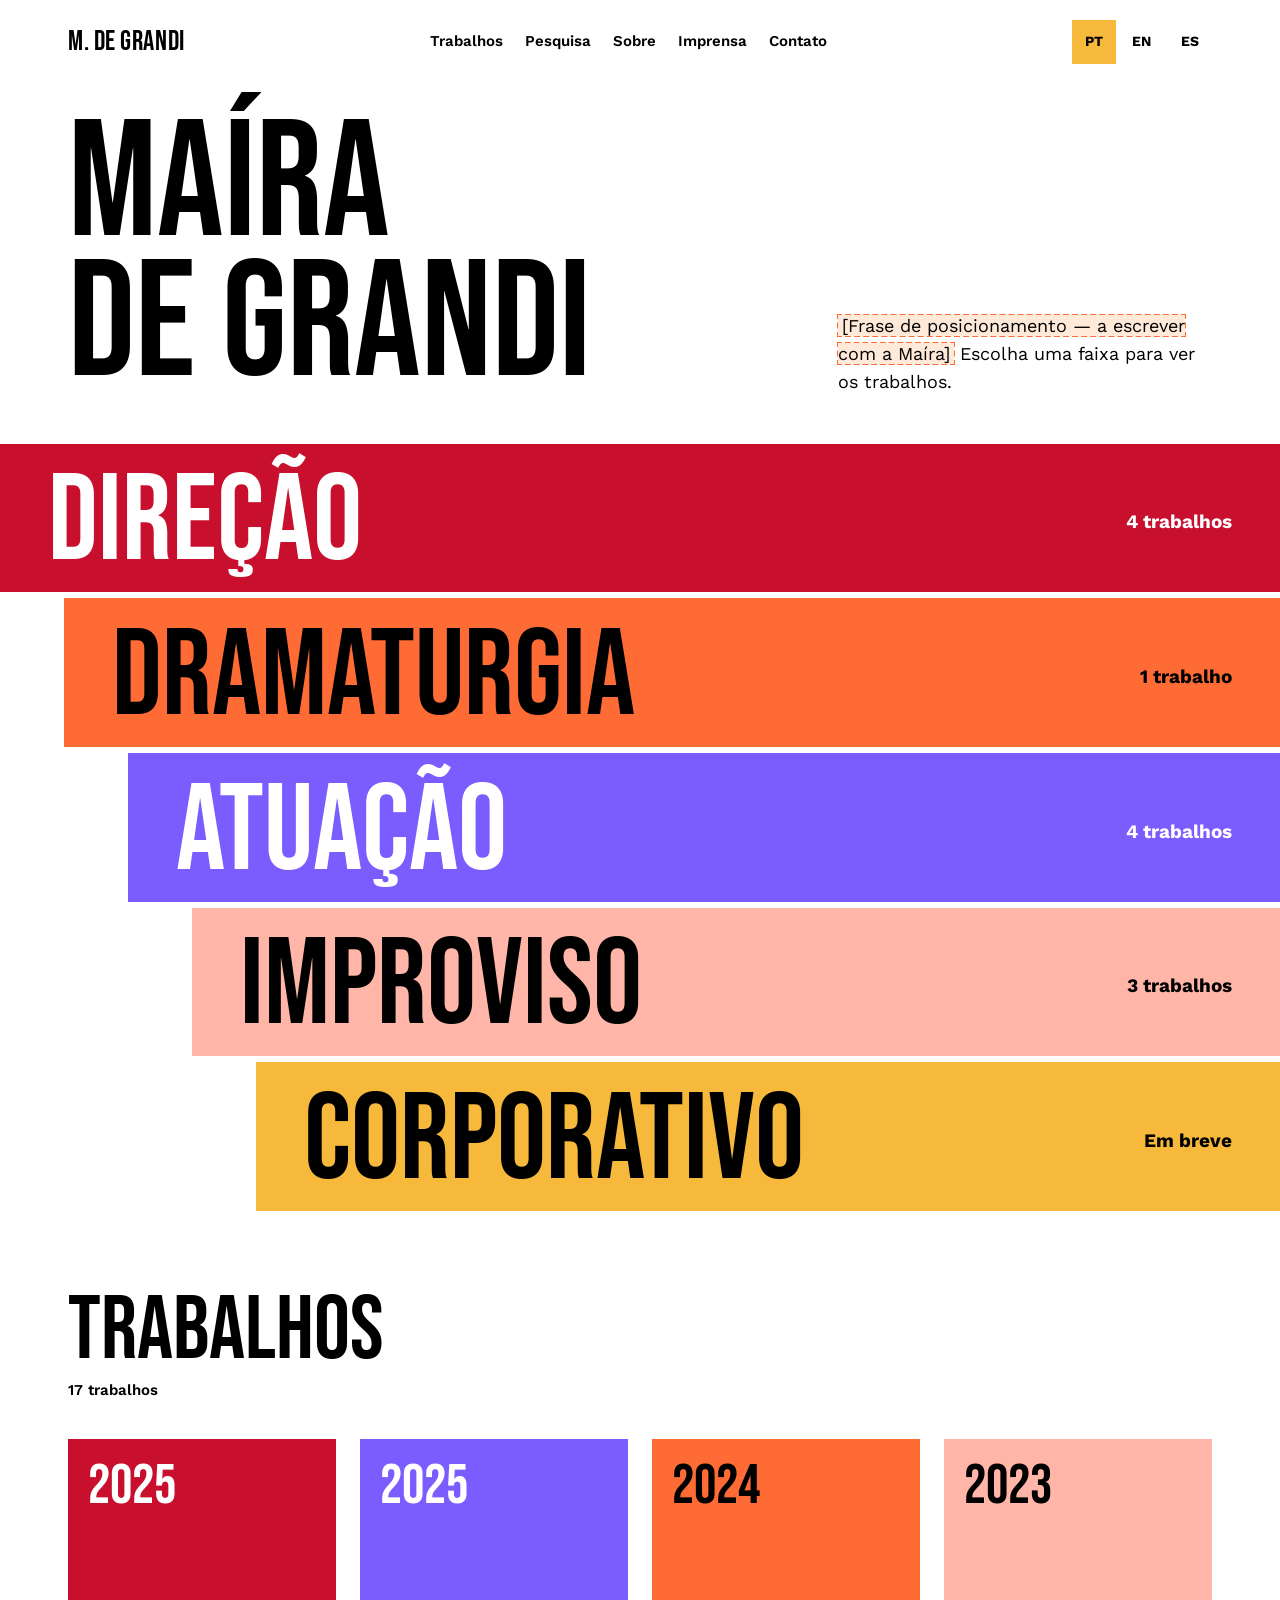
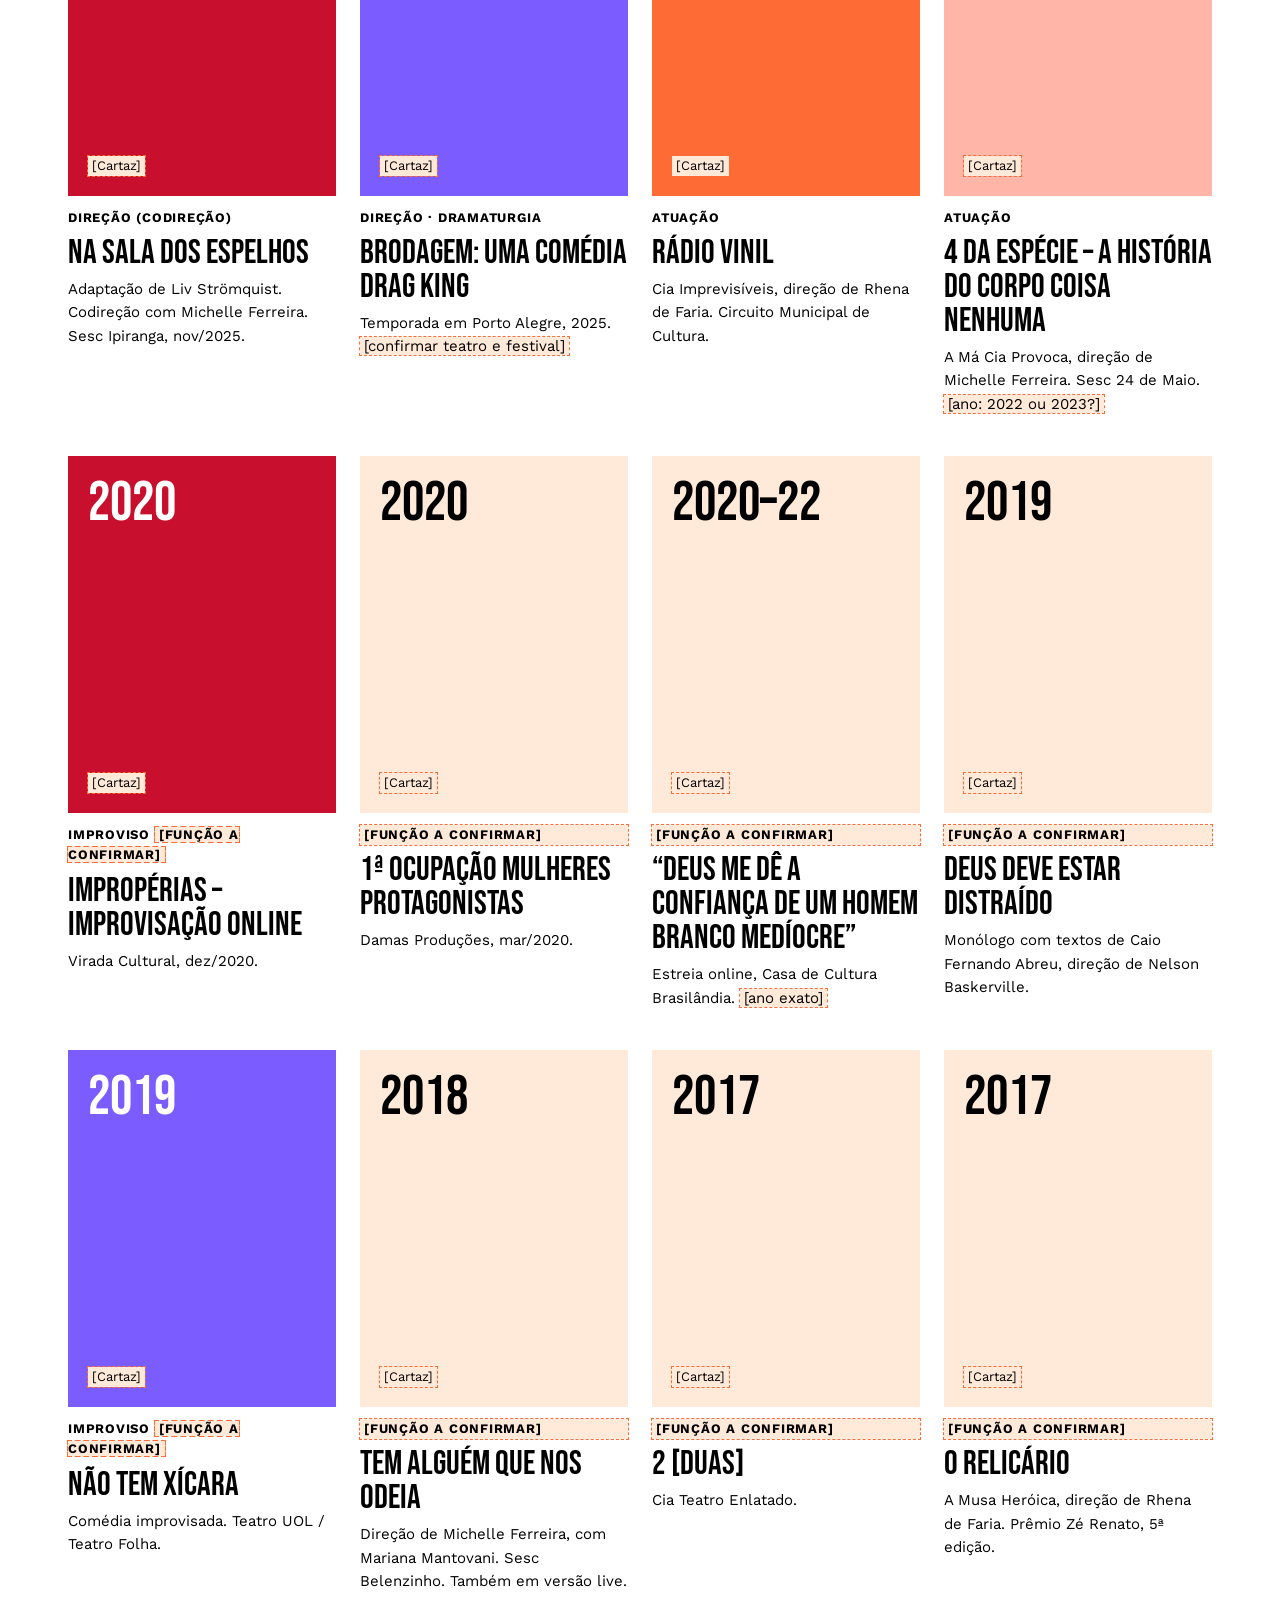
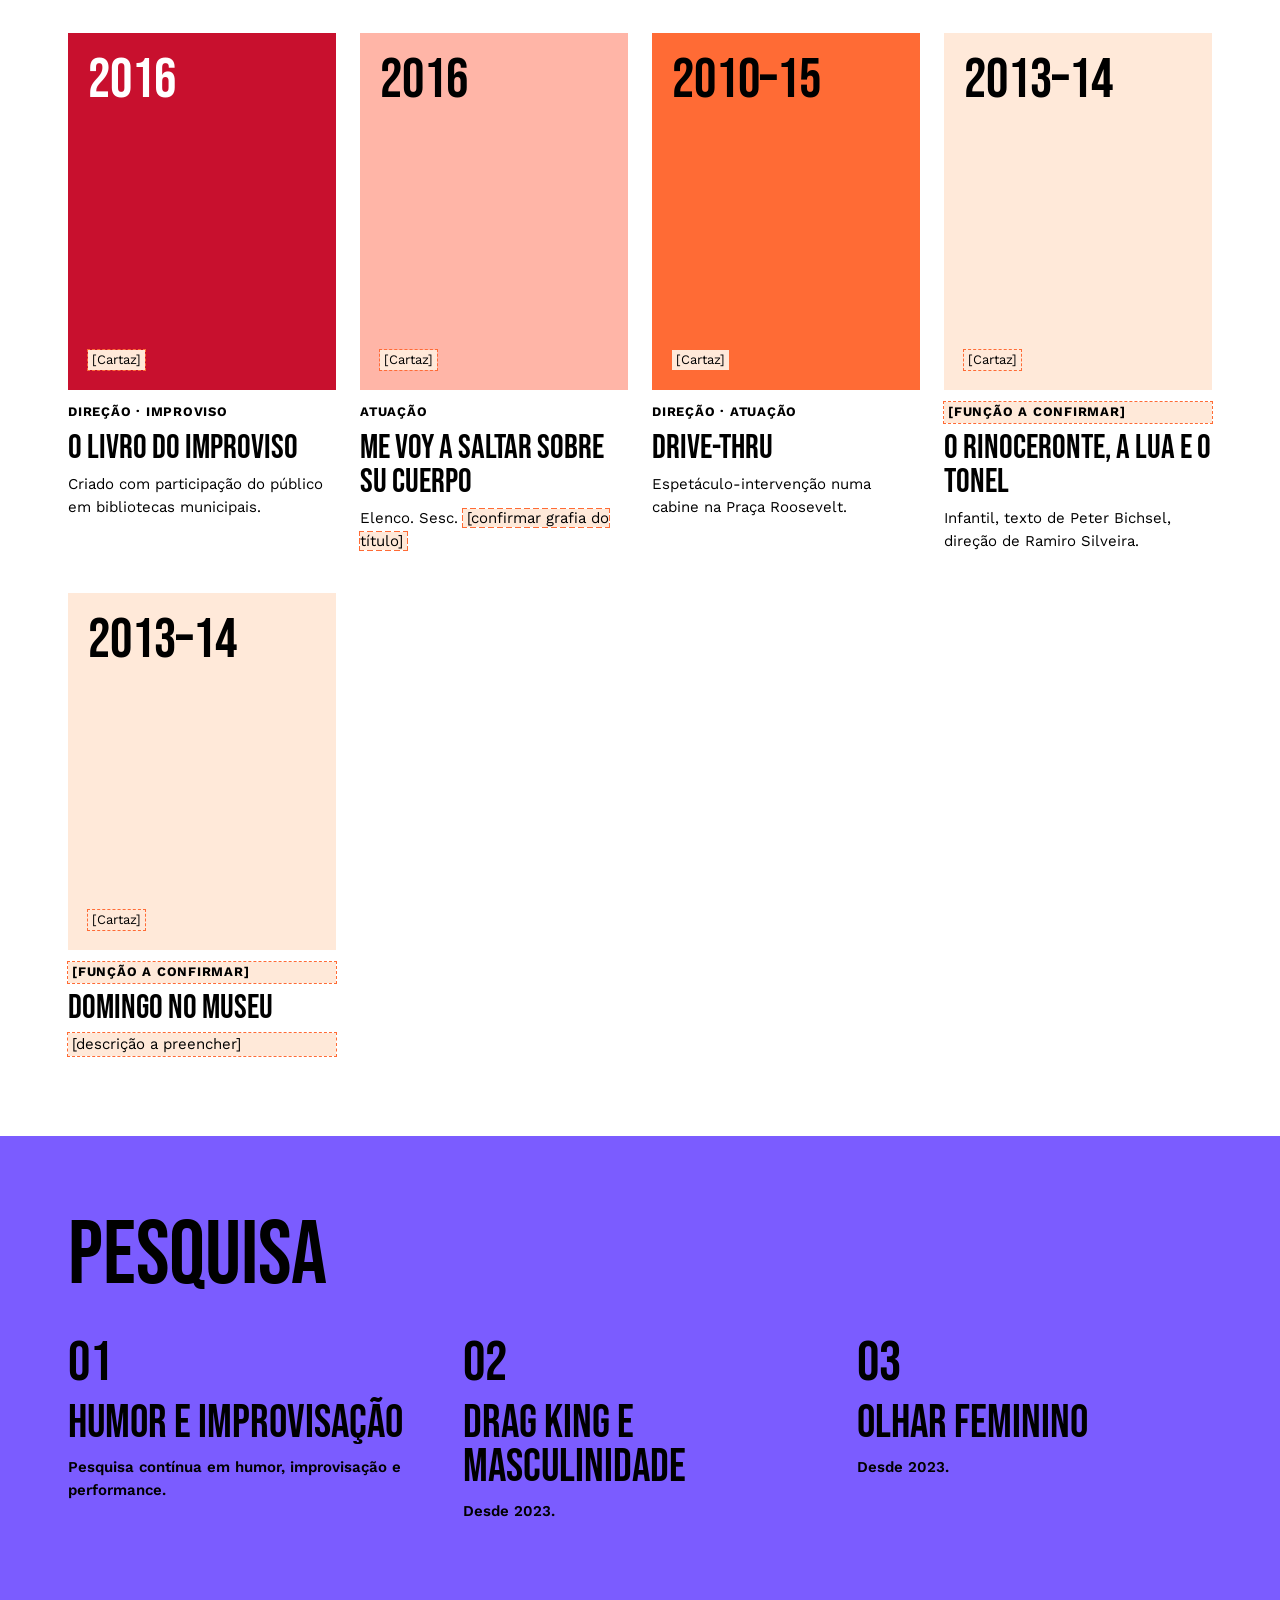
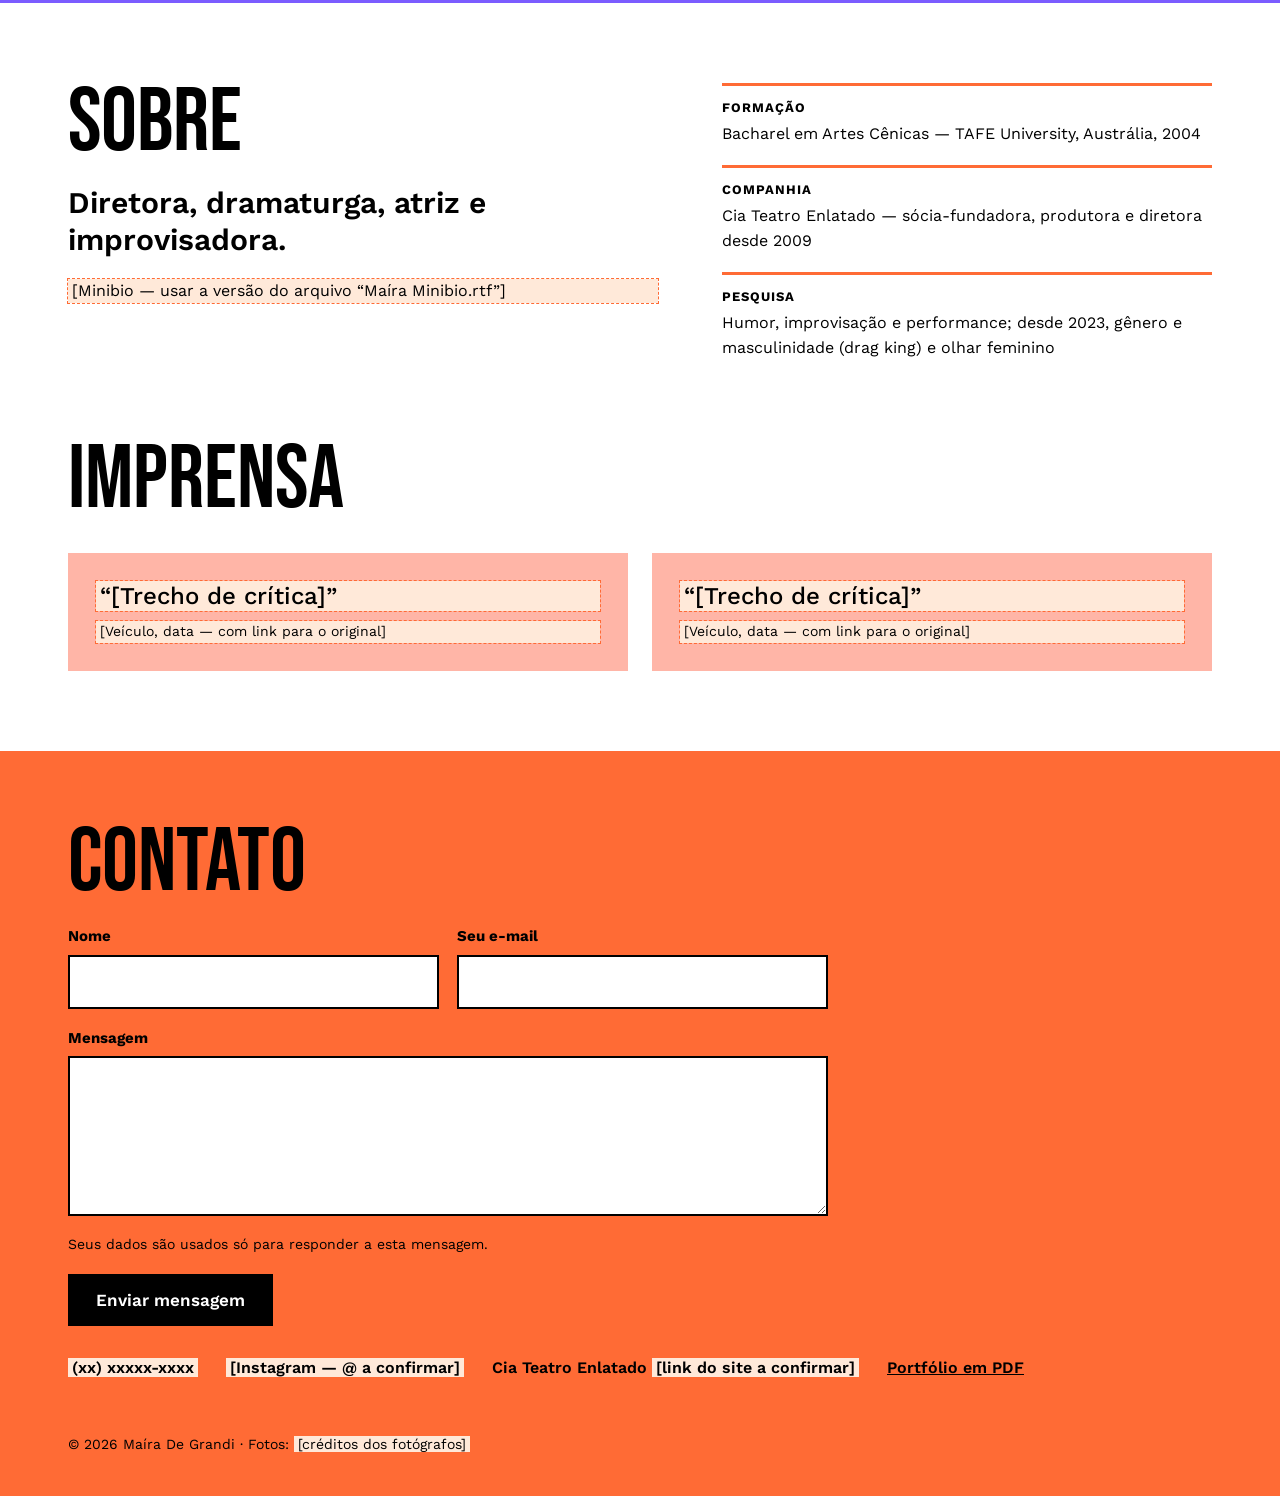
<file: index.html>
<!doctype html>
<html lang="pt-BR">
<head>
<meta charset="utf-8">
<meta name="viewport" content="width=device-width, initial-scale=1">
<title>Maíra De Grandi — direção, dramaturgia, atuação e improviso</title>
<meta name="description" content="Maíra De Grandi: diretora, dramaturga, atriz e improvisadora. Trabalhos, pesquisa e contato.">
<link rel="canonical" href="https://mairadegrandi.com.br/">
<meta property="og:type" content="website">
<meta property="og:title" content="Maíra De Grandi">
<meta property="og:description" content="Diretora, dramaturga, atriz e improvisadora.">
<meta property="og:url" content="https://mairadegrandi.com.br/">
<link rel="alternate" hreflang="pt-BR" href="https://mairadegrandi.com.br/">
<link rel="alternate" hreflang="en" href="https://mairadegrandi.com.br/en/">
<link rel="alternate" hreflang="es" href="https://mairadegrandi.com.br/es/">
<link rel="alternate" hreflang="x-default" href="https://mairadegrandi.com.br/">
<link rel="icon" href="favicon.svg" type="image/svg+xml">
<link rel="preload" href="fontes/bebas-neue-latin-400-normal.woff2" as="font" type="font/woff2" crossorigin>
<link rel="stylesheet" href="css/estilo.css">
</head>
<body>

<!--
  COMO ACHAR O QUE FALTA: tudo entre [colchetes] e com a classe "pendente"
  é conteúdo provisório, a preencher antes de publicar.
  Instruções de edição: veja o arquivo COMO-EDITAR.md
-->

<a class="pular" href="#trabalhos">Pular para os trabalhos</a>

<header class="topo-barra">
  <a class="marca" href="#topo">M. De Grandi</a>
  <nav aria-label="Principal" class="menu">
    <a href="#trabalhos">Trabalhos</a>
    <a href="#pesquisa">Pesquisa</a>
    <a href="#sobre">Sobre</a>
    <a href="#imprensa">Imprensa</a>
    <a href="#contato">Contato</a>
  </nav>
  <nav aria-label="Idioma" class="idiomas">
    <a href="index.html" aria-current="page" lang="pt-BR" hreflang="pt-BR" title="Português">PT</a>
    <a href="en/index.html" lang="en" hreflang="en" title="English">EN</a>
    <a href="es/index.html" lang="es" hreflang="es" title="Español">ES</a>
  </nav>
</header>

<main>

<section id="topo" class="abertura">
  <h1>Maíra<br>De Grandi</h1>
  <p class="abertura__texto"><span class="pendente">[Frase de posicionamento — a escrever com a Maíra]</span> Escolha uma faixa para ver os trabalhos.</p>
</section>

<!-- FAIXAS: cada botão filtra os trabalhos pelo papel em data-papel -->
<nav aria-label="Filtrar trabalhos por papel" class="faixas" id="faixas">
  <button type="button" class="faixa faixa--direcao" data-papel="direcao" aria-pressed="false" aria-controls="lista-trabalhos">
    <span class="faixa__nome">Direção</span><span class="faixa__estado"></span>
  </button>
  <button type="button" class="faixa faixa--dramaturgia" data-papel="dramaturgia" aria-pressed="false" aria-controls="lista-trabalhos">
    <span class="faixa__nome">Dramaturgia</span><span class="faixa__estado"></span>
  </button>
  <button type="button" class="faixa faixa--atuacao" data-papel="atuacao" aria-pressed="false" aria-controls="lista-trabalhos">
    <span class="faixa__nome">Atuação</span><span class="faixa__estado"></span>
  </button>
  <button type="button" class="faixa faixa--improviso" data-papel="improviso" aria-pressed="false" aria-controls="lista-trabalhos">
    <span class="faixa__nome">Improviso</span><span class="faixa__estado"></span>
  </button>
  <button type="button" class="faixa faixa--corporativo" data-papel="corporativo" aria-pressed="false" aria-controls="lista-trabalhos">
    <span class="faixa__nome">Corporativo</span><span class="faixa__estado"></span>
  </button>
</nav>

<section id="trabalhos" class="secao" aria-labelledby="trabalhos-titulo">
  <div class="secao__cabeca">
    <div>
      <h2 id="trabalhos-titulo">Trabalhos</h2>
      <p class="trabalhos__status" id="trabalhos-status" aria-live="polite"></p>
    </div>
    <button type="button" class="botao botao--violeta" id="ver-todos">Ver todos</button>
  </div>

  <!--
    LISTA DE TRABALHOS
    data-papeis: papéis da Maíra no trabalho, separados por espaço
      (direcao, dramaturgia, atuacao, improviso, corporativo).
      Vazio = função ainda não confirmada (aparece só em "Ver todos").
    card__img--xxx: cor do card (direcao, dramaturgia, atuacao, improviso, corporativo, pendente).
  -->
  <div class="grade" id="lista-trabalhos">

    <article class="card" data-papeis="direcao">
      <div class="card__img card__img--direcao"><span class="card__ano">2025</span><span class="pendente">[Cartaz]</span></div>
      <p class="card__tags">Direção (codireção)</p>
      <h3 class="card__titulo">Na Sala dos Espelhos</h3>
      <p class="card__info">Adaptação de Liv Strömquist. Codireção com Michelle Ferreira. Sesc Ipiranga, nov/2025.</p>
    </article>

    <article class="card" data-papeis="direcao dramaturgia">
      <div class="card__img card__img--atuacao"><span class="card__ano">2025</span><span class="pendente">[Cartaz]</span></div>
      <p class="card__tags">Direção · Dramaturgia</p>
      <h3 class="card__titulo">Brodagem: uma comédia drag king</h3>
      <p class="card__info">Temporada em Porto Alegre, 2025. <span class="pendente">[confirmar teatro e festival]</span></p>
    </article>

    <article class="card" data-papeis="atuacao">
      <div class="card__img card__img--dramaturgia"><span class="card__ano">2024</span><span class="pendente">[Cartaz]</span></div>
      <p class="card__tags">Atuação</p>
      <h3 class="card__titulo">Rádio Vinil</h3>
      <p class="card__info">Cia Imprevisíveis, direção de Rhena de Faria. Circuito Municipal de Cultura.</p>
    </article>

    <article class="card" data-papeis="atuacao">
      <div class="card__img card__img--improviso"><span class="card__ano">2023</span><span class="pendente">[Cartaz]</span></div>
      <p class="card__tags">Atuação</p>
      <h3 class="card__titulo">4 da Espécie – a história do corpo coisa nenhuma</h3>
      <p class="card__info">A Má Cia Provoca, direção de Michelle Ferreira. Sesc 24 de Maio. <span class="pendente">[ano: 2022 ou 2023?]</span></p>
    </article>

    <article class="card" data-papeis="improviso">
      <div class="card__img card__img--direcao"><span class="card__ano">2020</span><span class="pendente">[Cartaz]</span></div>
      <p class="card__tags">Improviso <span class="pendente">[função a confirmar]</span></p>
      <h3 class="card__titulo">ImpropériAs – Improvisação Online</h3>
      <p class="card__info">Virada Cultural, dez/2020.</p>
    </article>

    <article class="card" data-papeis="">
      <div class="card__img card__img--pendente"><span class="card__ano">2020</span><span class="pendente">[Cartaz]</span></div>
      <p class="card__tags pendente">[função a confirmar]</p>
      <h3 class="card__titulo">1ª Ocupação Mulheres Protagonistas</h3>
      <p class="card__info">Damas Produções, mar/2020.</p>
    </article>

    <article class="card" data-papeis="">
      <div class="card__img card__img--pendente"><span class="card__ano">2020–22</span><span class="pendente">[Cartaz]</span></div>
      <p class="card__tags pendente">[função a confirmar]</p>
      <h3 class="card__titulo">“Deus me dê a confiança de um homem branco medíocre”</h3>
      <p class="card__info">Estreia online, Casa de Cultura Brasilândia. <span class="pendente">[ano exato]</span></p>
    </article>

    <article class="card" data-papeis="">
      <div class="card__img card__img--pendente"><span class="card__ano">2019</span><span class="pendente">[Cartaz]</span></div>
      <p class="card__tags pendente">[função a confirmar]</p>
      <h3 class="card__titulo">Deus Deve Estar Distraído</h3>
      <p class="card__info">Monólogo com textos de Caio Fernando Abreu, direção de Nelson Baskerville.</p>
    </article>

    <article class="card" data-papeis="improviso">
      <div class="card__img card__img--atuacao"><span class="card__ano">2019</span><span class="pendente">[Cartaz]</span></div>
      <p class="card__tags">Improviso <span class="pendente">[função a confirmar]</span></p>
      <h3 class="card__titulo">Não Tem Xícara</h3>
      <p class="card__info">Comédia improvisada. Teatro UOL / Teatro Folha.</p>
    </article>

    <article class="card" data-papeis="">
      <div class="card__img card__img--pendente"><span class="card__ano">2018</span><span class="pendente">[Cartaz]</span></div>
      <p class="card__tags pendente">[função a confirmar]</p>
      <h3 class="card__titulo">Tem Alguém que nos Odeia</h3>
      <p class="card__info">Direção de Michelle Ferreira, com Mariana Mantovani. Sesc Belenzinho. Também em versão live.</p>
    </article>

    <article class="card" data-papeis="">
      <div class="card__img card__img--pendente"><span class="card__ano">2017</span><span class="pendente">[Cartaz]</span></div>
      <p class="card__tags pendente">[função a confirmar]</p>
      <h3 class="card__titulo">2 [duas]</h3>
      <p class="card__info">Cia Teatro Enlatado.</p>
    </article>

    <article class="card" data-papeis="">
      <div class="card__img card__img--pendente"><span class="card__ano">2017</span><span class="pendente">[Cartaz]</span></div>
      <p class="card__tags pendente">[função a confirmar]</p>
      <h3 class="card__titulo">O Relicário</h3>
      <p class="card__info">A Musa Heróica, direção de Rhena de Faria. Prêmio Zé Renato, 5ª edição.</p>
    </article>

    <article class="card" data-papeis="direcao improviso">
      <div class="card__img card__img--direcao"><span class="card__ano">2016</span><span class="pendente">[Cartaz]</span></div>
      <p class="card__tags">Direção · Improviso</p>
      <h3 class="card__titulo">O Livro do Improviso</h3>
      <p class="card__info">Criado com participação do público em bibliotecas municipais.</p>
    </article>

    <article class="card" data-papeis="atuacao">
      <div class="card__img card__img--improviso"><span class="card__ano">2016</span><span class="pendente">[Cartaz]</span></div>
      <p class="card__tags">Atuação</p>
      <h3 class="card__titulo">Me voy a saltar sobre su cuerpo</h3>
      <p class="card__info">Elenco. Sesc. <span class="pendente">[confirmar grafia do título]</span></p>
    </article>

    <article class="card" data-papeis="direcao atuacao">
      <div class="card__img card__img--dramaturgia"><span class="card__ano">2010–15</span><span class="pendente">[Cartaz]</span></div>
      <p class="card__tags">Direção · Atuação</p>
      <h3 class="card__titulo">Drive-Thru</h3>
      <p class="card__info">Espetáculo-intervenção numa cabine na Praça Roosevelt.</p>
    </article>

    <article class="card" data-papeis="">
      <div class="card__img card__img--pendente"><span class="card__ano">2013–14</span><span class="pendente">[Cartaz]</span></div>
      <p class="card__tags pendente">[função a confirmar]</p>
      <h3 class="card__titulo">O Rinoceronte, a Lua e o Tonel</h3>
      <p class="card__info">Infantil, texto de Peter Bichsel, direção de Ramiro Silveira.</p>
    </article>

    <article class="card" data-papeis="">
      <div class="card__img card__img--pendente"><span class="card__ano">2013–14</span><span class="pendente">[Cartaz]</span></div>
      <p class="card__tags pendente">[função a confirmar]</p>
      <h3 class="card__titulo">Domingo no Museu</h3>
      <p class="card__info pendente">[descrição a preencher]</p>
    </article>

  </div>

  <p class="vazio pendente" id="trabalhos-vazio" hidden>[Trabalhos corporativos — a preencher com a Maíra]</p>
</section>

<section id="pesquisa" class="pesquisa" aria-labelledby="pesquisa-titulo">
  <div class="pesquisa__dentro">
    <h2 id="pesquisa-titulo" class="pesquisa__titulo">Pesquisa</h2>
    <div class="pesquisa__eixos">
      <div class="eixo">
        <span class="eixo__num">01</span>
        <h3>Humor e improvisação</h3>
        <p>Pesquisa contínua em humor, improvisação e performance.</p>
      </div>
      <div class="eixo">
        <span class="eixo__num">02</span>
        <h3>Drag king e masculinidade</h3>
        <p>Desde 2023.</p>
      </div>
      <div class="eixo">
        <span class="eixo__num">03</span>
        <h3>Olhar feminino</h3>
        <p>Desde 2023.</p>
      </div>
    </div>
  </div>
</section>

<section id="sobre" class="secao sobre" aria-labelledby="sobre-titulo">
  <div class="sobre__texto">
    <h2 id="sobre-titulo">Sobre</h2>
    <p class="sobre__lead">Diretora, dramaturga, atriz e improvisadora.</p>
    <p class="pendente">[Minibio — usar a versão do arquivo “Maíra Minibio.rtf”]</p>
  </div>
  <dl class="fatos">
    <div>
      <dt>Formação</dt>
      <dd>Bacharel em Artes Cênicas — TAFE University, Austrália, 2004</dd>
    </div>
    <div>
      <dt>Companhia</dt>
      <dd>Cia Teatro Enlatado — sócia-fundadora, produtora e diretora desde 2009</dd>
    </div>
    <div>
      <dt>Pesquisa</dt>
      <dd>Humor, improvisação e performance; desde 2023, gênero e masculinidade (drag king) e olhar feminino</dd>
    </div>
  </dl>
</section>

<section id="imprensa" class="secao imprensa" aria-labelledby="imprensa-titulo">
  <h2 id="imprensa-titulo">Imprensa</h2>
  <div class="citacoes">
    <figure class="citacao">
      <blockquote class="pendente">“[Trecho de crítica]”</blockquote>
      <figcaption class="pendente">[Veículo, data — com link para o original]</figcaption>
    </figure>
    <figure class="citacao">
      <blockquote class="pendente">“[Trecho de crítica]”</blockquote>
      <figcaption class="pendente">[Veículo, data — com link para o original]</figcaption>
    </figure>
  </div>
</section>

</main>

<footer id="contato" class="rodape">
  <div class="rodape__dentro">
    <h2>Contato</h2>

    <!--
      FORMULÁRIO DE CONTATO (serviço Formspree)
      As mensagens chegam no e-mail cadastrado no formulário do Formspree;
      esse e-mail não aparece no código do site.
      Para ativar: troque COLE-AQUI-O-ID no endereço abaixo pelo ID do formulário
      (o código que vem depois de /f/ no painel do Formspree).
    -->
    <form class="form" id="form-contato" action="https://formspree.io/f/xbggkrgr" method="POST">
      <input type="hidden" name="subject" value="Nova mensagem pelo site mairadegrandi.com.br">
      <!-- armadilha contra spam: pessoas não veem este campo, robôs preenchem -->
      <input type="text" name="_gotcha" class="form__isca" tabindex="-1" autocomplete="off" aria-hidden="true">

      <div class="form__linha">
        <div class="form__campo">
          <label for="f-nome">Nome</label>
          <input id="f-nome" name="name" type="text" autocomplete="name" required>
        </div>
        <div class="form__campo">
          <label for="f-email">Seu e-mail</label>
          <input id="f-email" name="email" type="email" autocomplete="email" required>
        </div>
      </div>
      <div class="form__campo">
        <label for="f-mensagem">Mensagem</label>
        <textarea id="f-mensagem" name="message" rows="5" required></textarea>
      </div>
      <p class="form__aviso">Seus dados são usados só para responder a esta mensagem.</p>
      <div class="form__acoes">
        <button type="submit" class="botao botao--escuro" id="form-enviar">Enviar mensagem</button>
        <p class="form__status" id="form-status" role="status" aria-live="polite"></p>
      </div>
    </form>

    <ul class="rodape__links">
      <!-- TELEFONE: troque o texto e ative o link assim: <a href="tel:+55DDNUMERO">(DD) NNNNN-NNNN</a> -->
      <li><span class="pendente">(xx) xxxxx-xxxx</span></li>
      <li><span class="pendente">[Instagram — @ a confirmar]</span></li>
      <li>Cia Teatro Enlatado <span class="pendente">[link do site a confirmar]</span></li>
      <li><a href="portfolio-maira-de-grandi.pdf">Portfólio em PDF</a></li>
    </ul>
    <p class="rodape__creditos">© 2026 Maíra De Grandi · Fotos: <span class="pendente">[créditos dos fotógrafos]</span></p>
  </div>
</footer>

<script src="js/filtro.js"></script>
<script src="js/contato.js"></script>
</body>
</html>
</file>
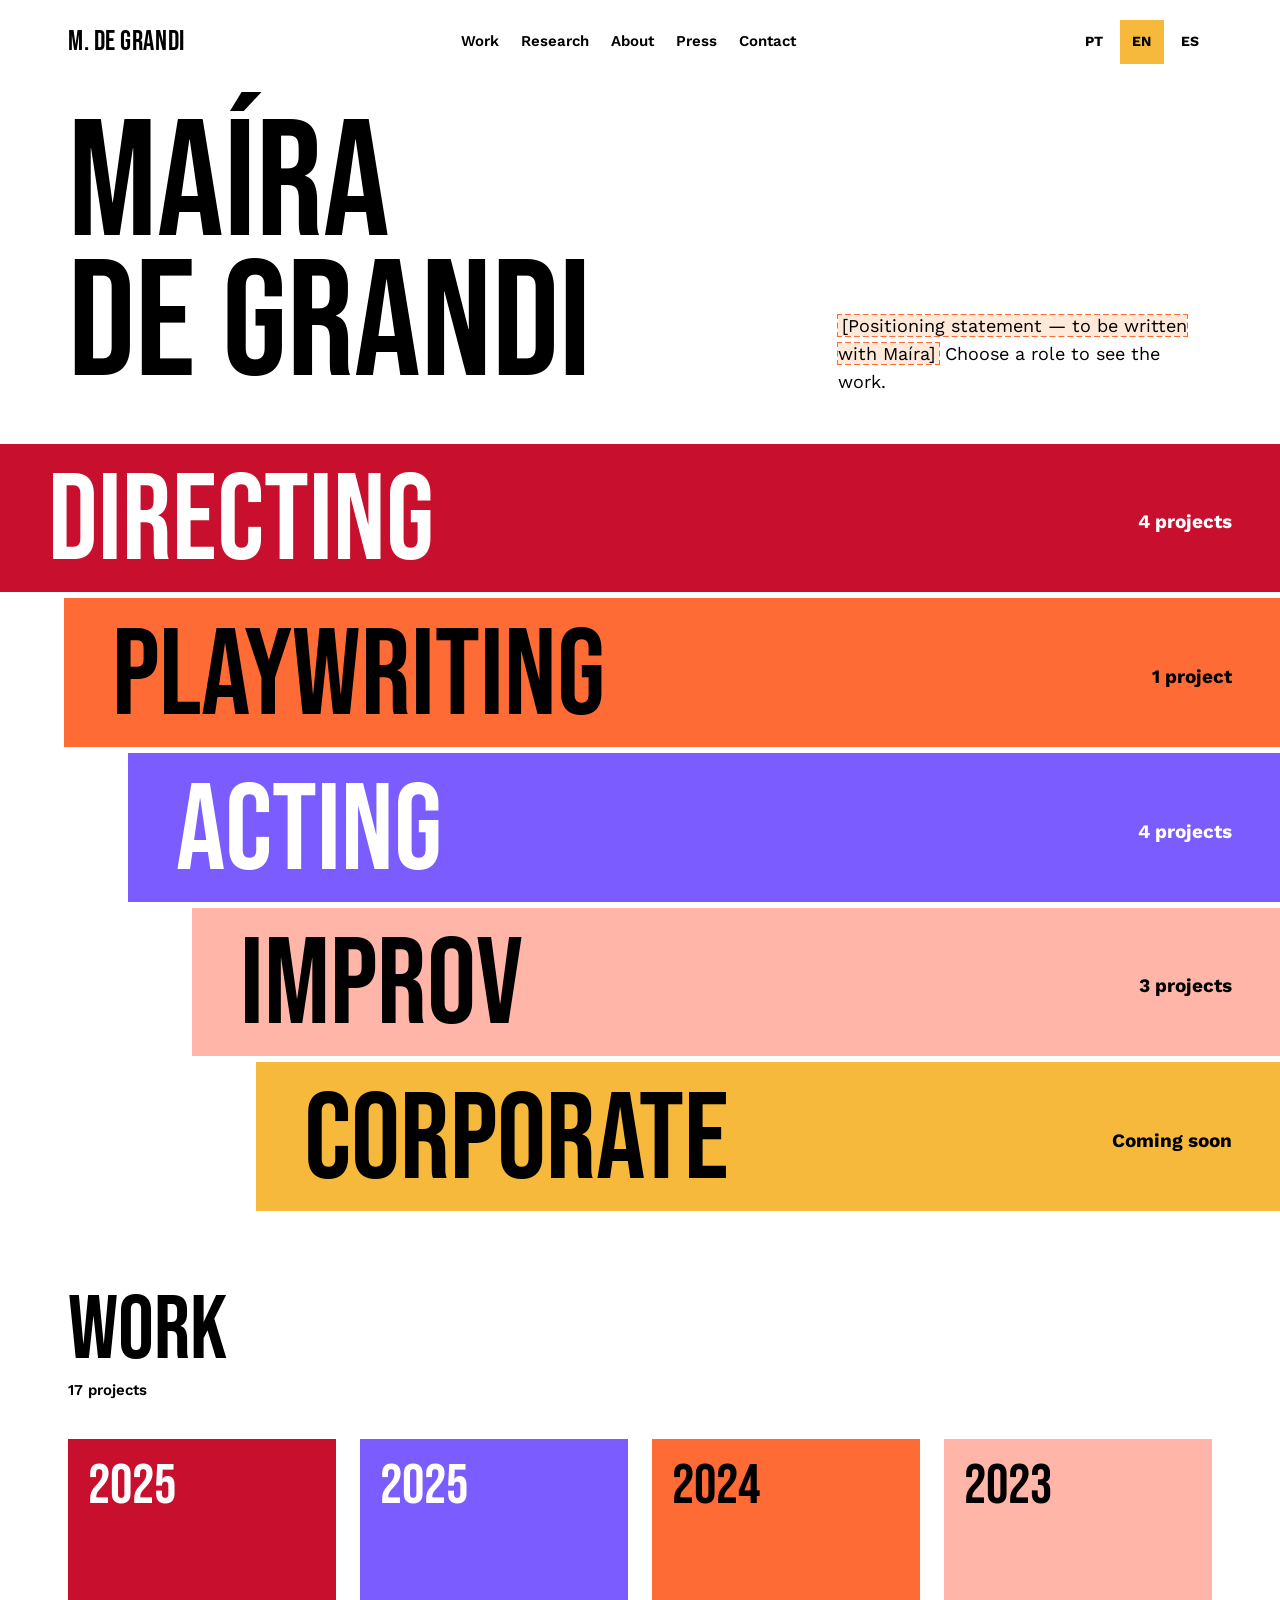
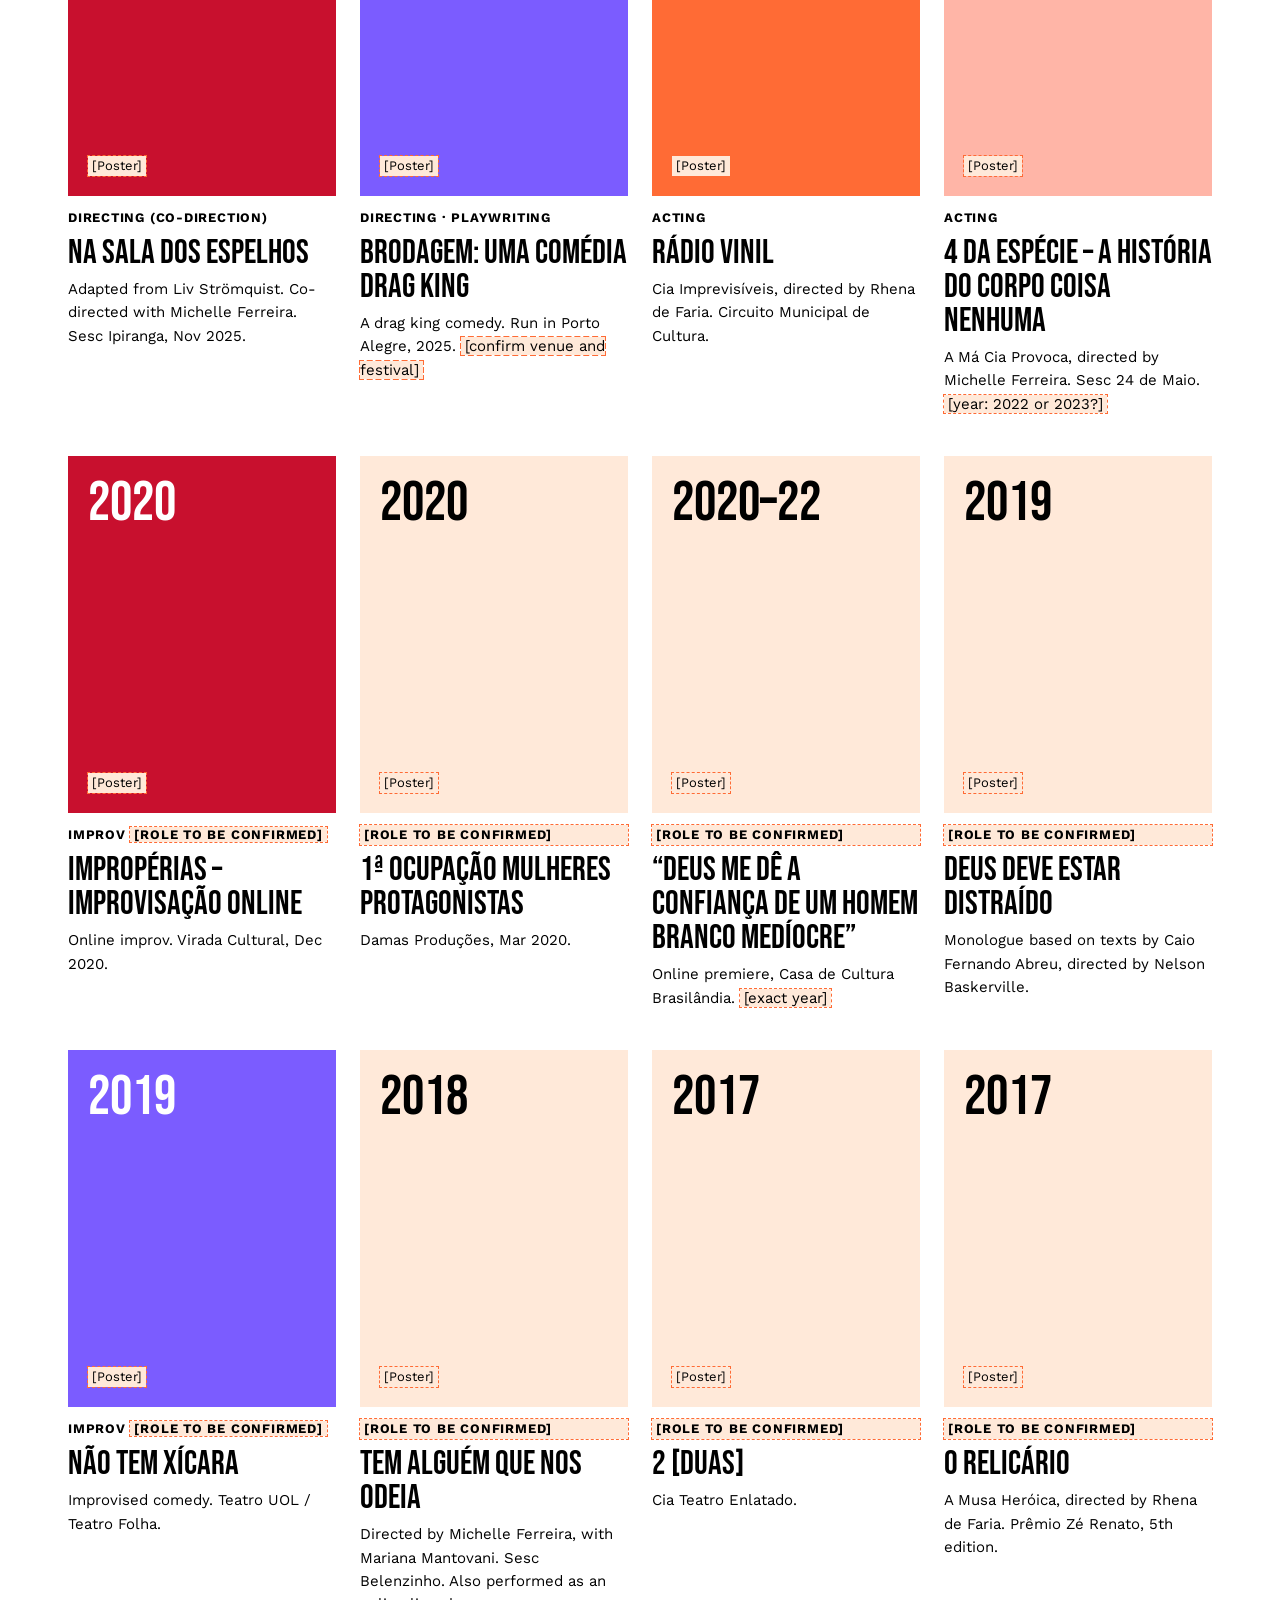
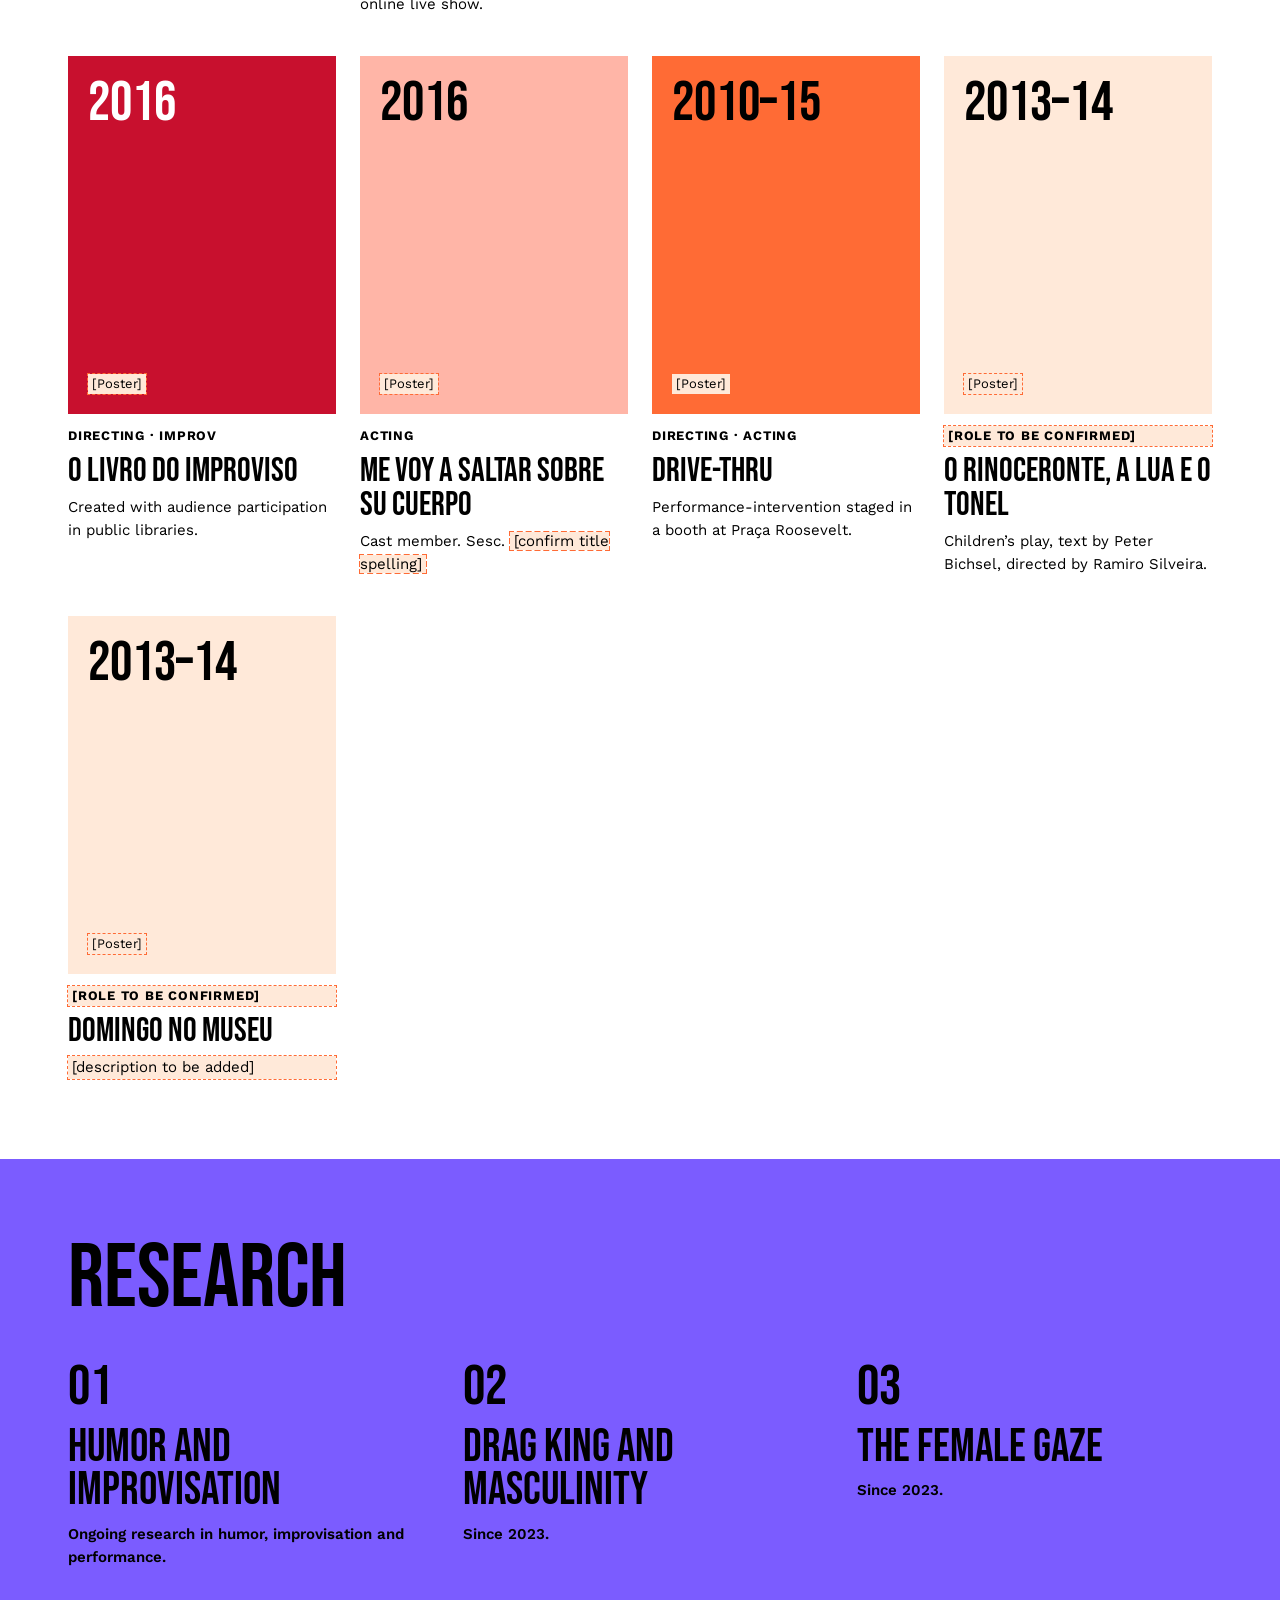
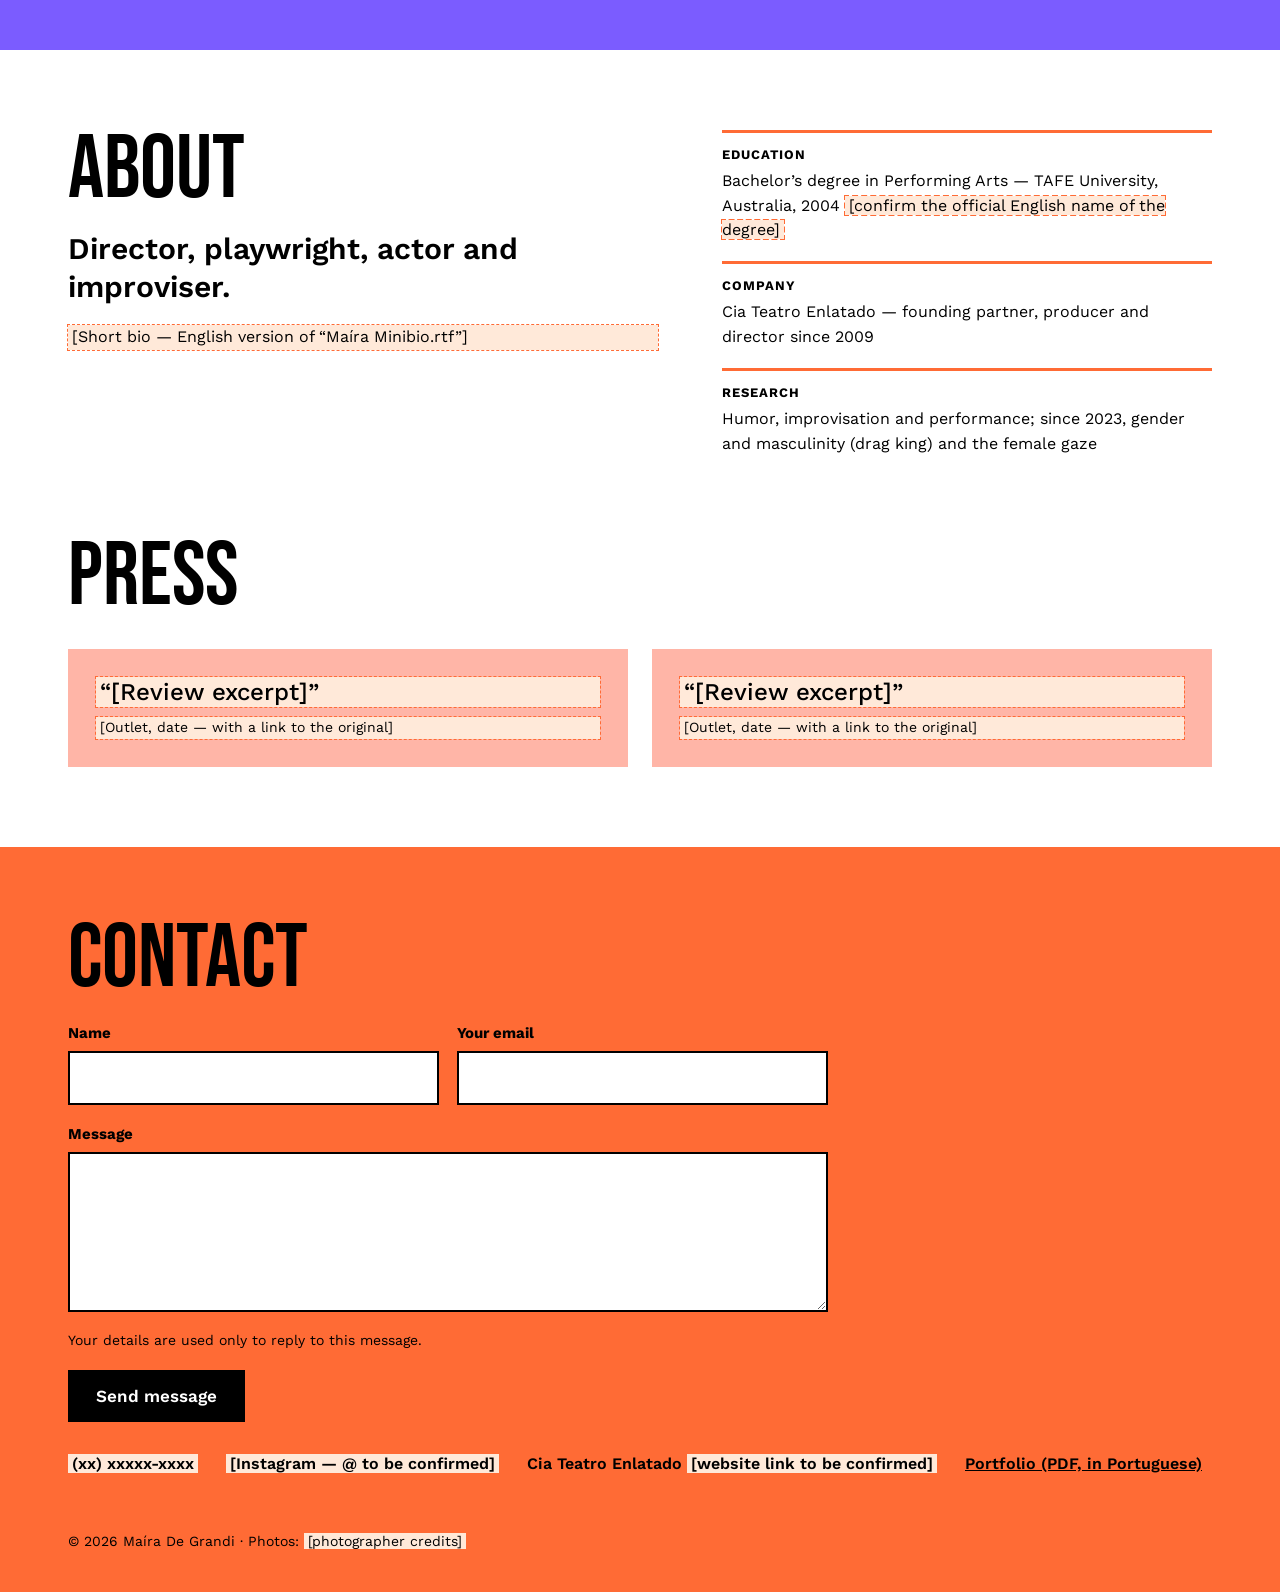
<file: en/index.html>
<!doctype html>
<html lang="en">
<head>
<meta charset="utf-8">
<meta name="viewport" content="width=device-width, initial-scale=1">
<title>Maíra De Grandi — directing, playwriting, acting and improv</title>
<meta name="description" content="Maíra De Grandi: theatre director, playwright, actor and improviser. Work, research and contact.">
<link rel="canonical" href="https://mairadegrandi.com.br/en/">
<meta property="og:type" content="website">
<meta property="og:title" content="Maíra De Grandi">
<meta property="og:description" content="Director, playwright, actor and improviser.">
<meta property="og:url" content="https://mairadegrandi.com.br/en/">
<link rel="alternate" hreflang="pt-BR" href="https://mairadegrandi.com.br/">
<link rel="alternate" hreflang="en" href="https://mairadegrandi.com.br/en/">
<link rel="alternate" hreflang="es" href="https://mairadegrandi.com.br/es/">
<link rel="alternate" hreflang="x-default" href="https://mairadegrandi.com.br/">
<link rel="icon" href="../favicon.svg" type="image/svg+xml">
<link rel="preload" href="../fontes/bebas-neue-latin-400-normal.woff2" as="font" type="font/woff2" crossorigin>
<link rel="stylesheet" href="../css/estilo.css">
</head>
<body>

<!--
  VERSÃO EM INGLÊS. Mesma estrutura do index.html em português.
  Títulos das obras ficam no original. Tudo com a classe "pendente" é provisório.
-->

<a class="pular" href="#trabalhos">Skip to work</a>

<header class="topo-barra">
  <a class="marca" href="#topo">M. De Grandi</a>
  <nav aria-label="Main" class="menu">
    <a href="#trabalhos">Work</a>
    <a href="#pesquisa">Research</a>
    <a href="#sobre">About</a>
    <a href="#imprensa">Press</a>
    <a href="#contato">Contact</a>
  </nav>
  <nav aria-label="Language" class="idiomas">
    <a href="../index.html" lang="pt-BR" hreflang="pt-BR" title="Português">PT</a>
    <a href="index.html" aria-current="page" lang="en" hreflang="en" title="English">EN</a>
    <a href="../es/index.html" lang="es" hreflang="es" title="Español">ES</a>
  </nav>
</header>

<main>

<section id="topo" class="abertura">
  <h1>Maíra<br>De Grandi</h1>
  <p class="abertura__texto"><span class="pendente">[Positioning statement — to be written with Maíra]</span> Choose a role to see the work.</p>
</section>

<nav aria-label="Filter work by role" class="faixas" id="faixas">
  <button type="button" class="faixa faixa--direcao" data-papel="direcao" aria-pressed="false" aria-controls="lista-trabalhos">
    <span class="faixa__nome">Directing</span><span class="faixa__estado"></span>
  </button>
  <button type="button" class="faixa faixa--dramaturgia" data-papel="dramaturgia" aria-pressed="false" aria-controls="lista-trabalhos">
    <span class="faixa__nome">Playwriting</span><span class="faixa__estado"></span>
  </button>
  <button type="button" class="faixa faixa--atuacao" data-papel="atuacao" aria-pressed="false" aria-controls="lista-trabalhos">
    <span class="faixa__nome">Acting</span><span class="faixa__estado"></span>
  </button>
  <button type="button" class="faixa faixa--improviso" data-papel="improviso" aria-pressed="false" aria-controls="lista-trabalhos">
    <span class="faixa__nome">Improv</span><span class="faixa__estado"></span>
  </button>
  <button type="button" class="faixa faixa--corporativo" data-papel="corporativo" aria-pressed="false" aria-controls="lista-trabalhos">
    <span class="faixa__nome">Corporate</span><span class="faixa__estado"></span>
  </button>
</nav>

<section id="trabalhos" class="secao" aria-labelledby="trabalhos-titulo">
  <div class="secao__cabeca">
    <div>
      <h2 id="trabalhos-titulo">Work</h2>
      <p class="trabalhos__status" id="trabalhos-status" aria-live="polite"></p>
    </div>
    <button type="button" class="botao botao--violeta" id="ver-todos">See all</button>
  </div>

  <div class="grade" id="lista-trabalhos">

    <article class="card" data-papeis="direcao">
      <div class="card__img card__img--direcao"><span class="card__ano">2025</span><span class="pendente">[Poster]</span></div>
      <p class="card__tags">Directing (co-direction)</p>
      <h3 class="card__titulo">Na Sala dos Espelhos</h3>
      <p class="card__info">Adapted from Liv Strömquist. Co-directed with Michelle Ferreira. Sesc Ipiranga, Nov 2025.</p>
    </article>

    <article class="card" data-papeis="direcao dramaturgia">
      <div class="card__img card__img--atuacao"><span class="card__ano">2025</span><span class="pendente">[Poster]</span></div>
      <p class="card__tags">Directing · Playwriting</p>
      <h3 class="card__titulo">Brodagem: uma comédia drag king</h3>
      <p class="card__info">A drag king comedy. Run in Porto Alegre, 2025. <span class="pendente">[confirm venue and festival]</span></p>
    </article>

    <article class="card" data-papeis="atuacao">
      <div class="card__img card__img--dramaturgia"><span class="card__ano">2024</span><span class="pendente">[Poster]</span></div>
      <p class="card__tags">Acting</p>
      <h3 class="card__titulo">Rádio Vinil</h3>
      <p class="card__info">Cia Imprevisíveis, directed by Rhena de Faria. Circuito Municipal de Cultura.</p>
    </article>

    <article class="card" data-papeis="atuacao">
      <div class="card__img card__img--improviso"><span class="card__ano">2023</span><span class="pendente">[Poster]</span></div>
      <p class="card__tags">Acting</p>
      <h3 class="card__titulo">4 da Espécie – a história do corpo coisa nenhuma</h3>
      <p class="card__info">A Má Cia Provoca, directed by Michelle Ferreira. Sesc 24 de Maio. <span class="pendente">[year: 2022 or 2023?]</span></p>
    </article>

    <article class="card" data-papeis="improviso">
      <div class="card__img card__img--direcao"><span class="card__ano">2020</span><span class="pendente">[Poster]</span></div>
      <p class="card__tags">Improv <span class="pendente">[role to be confirmed]</span></p>
      <h3 class="card__titulo">ImpropériAs – Improvisação Online</h3>
      <p class="card__info">Online improv. Virada Cultural, Dec 2020.</p>
    </article>

    <article class="card" data-papeis="">
      <div class="card__img card__img--pendente"><span class="card__ano">2020</span><span class="pendente">[Poster]</span></div>
      <p class="card__tags pendente">[role to be confirmed]</p>
      <h3 class="card__titulo">1ª Ocupação Mulheres Protagonistas</h3>
      <p class="card__info">Damas Produções, Mar 2020.</p>
    </article>

    <article class="card" data-papeis="">
      <div class="card__img card__img--pendente"><span class="card__ano">2020–22</span><span class="pendente">[Poster]</span></div>
      <p class="card__tags pendente">[role to be confirmed]</p>
      <h3 class="card__titulo">“Deus me dê a confiança de um homem branco medíocre”</h3>
      <p class="card__info">Online premiere, Casa de Cultura Brasilândia. <span class="pendente">[exact year]</span></p>
    </article>

    <article class="card" data-papeis="">
      <div class="card__img card__img--pendente"><span class="card__ano">2019</span><span class="pendente">[Poster]</span></div>
      <p class="card__tags pendente">[role to be confirmed]</p>
      <h3 class="card__titulo">Deus Deve Estar Distraído</h3>
      <p class="card__info">Monologue based on texts by Caio Fernando Abreu, directed by Nelson Baskerville.</p>
    </article>

    <article class="card" data-papeis="improviso">
      <div class="card__img card__img--atuacao"><span class="card__ano">2019</span><span class="pendente">[Poster]</span></div>
      <p class="card__tags">Improv <span class="pendente">[role to be confirmed]</span></p>
      <h3 class="card__titulo">Não Tem Xícara</h3>
      <p class="card__info">Improvised comedy. Teatro UOL / Teatro Folha.</p>
    </article>

    <article class="card" data-papeis="">
      <div class="card__img card__img--pendente"><span class="card__ano">2018</span><span class="pendente">[Poster]</span></div>
      <p class="card__tags pendente">[role to be confirmed]</p>
      <h3 class="card__titulo">Tem Alguém que nos Odeia</h3>
      <p class="card__info">Directed by Michelle Ferreira, with Mariana Mantovani. Sesc Belenzinho. Also performed as an online live show.</p>
    </article>

    <article class="card" data-papeis="">
      <div class="card__img card__img--pendente"><span class="card__ano">2017</span><span class="pendente">[Poster]</span></div>
      <p class="card__tags pendente">[role to be confirmed]</p>
      <h3 class="card__titulo">2 [duas]</h3>
      <p class="card__info">Cia Teatro Enlatado.</p>
    </article>

    <article class="card" data-papeis="">
      <div class="card__img card__img--pendente"><span class="card__ano">2017</span><span class="pendente">[Poster]</span></div>
      <p class="card__tags pendente">[role to be confirmed]</p>
      <h3 class="card__titulo">O Relicário</h3>
      <p class="card__info">A Musa Heróica, directed by Rhena de Faria. Prêmio Zé Renato, 5th edition.</p>
    </article>

    <article class="card" data-papeis="direcao improviso">
      <div class="card__img card__img--direcao"><span class="card__ano">2016</span><span class="pendente">[Poster]</span></div>
      <p class="card__tags">Directing · Improv</p>
      <h3 class="card__titulo">O Livro do Improviso</h3>
      <p class="card__info">Created with audience participation in public libraries.</p>
    </article>

    <article class="card" data-papeis="atuacao">
      <div class="card__img card__img--improviso"><span class="card__ano">2016</span><span class="pendente">[Poster]</span></div>
      <p class="card__tags">Acting</p>
      <h3 class="card__titulo">Me voy a saltar sobre su cuerpo</h3>
      <p class="card__info">Cast member. Sesc. <span class="pendente">[confirm title spelling]</span></p>
    </article>

    <article class="card" data-papeis="direcao atuacao">
      <div class="card__img card__img--dramaturgia"><span class="card__ano">2010–15</span><span class="pendente">[Poster]</span></div>
      <p class="card__tags">Directing · Acting</p>
      <h3 class="card__titulo">Drive-Thru</h3>
      <p class="card__info">Performance-intervention staged in a booth at Praça Roosevelt.</p>
    </article>

    <article class="card" data-papeis="">
      <div class="card__img card__img--pendente"><span class="card__ano">2013–14</span><span class="pendente">[Poster]</span></div>
      <p class="card__tags pendente">[role to be confirmed]</p>
      <h3 class="card__titulo">O Rinoceronte, a Lua e o Tonel</h3>
      <p class="card__info">Children’s play, text by Peter Bichsel, directed by Ramiro Silveira.</p>
    </article>

    <article class="card" data-papeis="">
      <div class="card__img card__img--pendente"><span class="card__ano">2013–14</span><span class="pendente">[Poster]</span></div>
      <p class="card__tags pendente">[role to be confirmed]</p>
      <h3 class="card__titulo">Domingo no Museu</h3>
      <p class="card__info pendente">[description to be added]</p>
    </article>

  </div>

  <p class="vazio pendente" id="trabalhos-vazio" hidden>[Corporate work — to be added with Maíra]</p>
</section>

<section id="pesquisa" class="pesquisa" aria-labelledby="pesquisa-titulo">
  <div class="pesquisa__dentro">
    <h2 id="pesquisa-titulo" class="pesquisa__titulo">Research</h2>
    <div class="pesquisa__eixos">
      <div class="eixo">
        <span class="eixo__num">01</span>
        <h3>Humor and improvisation</h3>
        <p>Ongoing research in humor, improvisation and performance.</p>
      </div>
      <div class="eixo">
        <span class="eixo__num">02</span>
        <h3>Drag king and masculinity</h3>
        <p>Since 2023.</p>
      </div>
      <div class="eixo">
        <span class="eixo__num">03</span>
        <h3>The female gaze</h3>
        <p>Since 2023.</p>
      </div>
    </div>
  </div>
</section>

<section id="sobre" class="secao sobre" aria-labelledby="sobre-titulo">
  <div class="sobre__texto">
    <h2 id="sobre-titulo">About</h2>
    <p class="sobre__lead">Director, playwright, actor and improviser.</p>
    <p class="pendente">[Short bio — English version of “Maíra Minibio.rtf”]</p>
  </div>
  <dl class="fatos">
    <div>
      <dt>Education</dt>
      <dd>Bachelor’s degree in Performing Arts — TAFE University, Australia, 2004 <span class="pendente">[confirm the official English name of the degree]</span></dd>
    </div>
    <div>
      <dt>Company</dt>
      <dd>Cia Teatro Enlatado — founding partner, producer and director since 2009</dd>
    </div>
    <div>
      <dt>Research</dt>
      <dd>Humor, improvisation and performance; since 2023, gender and masculinity (drag king) and the female gaze</dd>
    </div>
  </dl>
</section>

<section id="imprensa" class="secao imprensa" aria-labelledby="imprensa-titulo">
  <h2 id="imprensa-titulo">Press</h2>
  <div class="citacoes">
    <figure class="citacao">
      <blockquote class="pendente">“[Review excerpt]”</blockquote>
      <figcaption class="pendente">[Outlet, date — with a link to the original]</figcaption>
    </figure>
    <figure class="citacao">
      <blockquote class="pendente">“[Review excerpt]”</blockquote>
      <figcaption class="pendente">[Outlet, date — with a link to the original]</figcaption>
    </figure>
  </div>
</section>

</main>

<footer id="contato" class="rodape">
  <div class="rodape__dentro">
    <h2>Contact</h2>

    <form class="form" id="form-contato" action="https://formspree.io/f/xbggkrgr" method="POST">
      <input type="hidden" name="subject" value="New message from mairadegrandi.com.br (English version)">
      <input type="text" name="_gotcha" class="form__isca" tabindex="-1" autocomplete="off" aria-hidden="true">

      <div class="form__linha">
        <div class="form__campo">
          <label for="f-nome">Name</label>
          <input id="f-nome" name="name" type="text" autocomplete="name" required>
        </div>
        <div class="form__campo">
          <label for="f-email">Your email</label>
          <input id="f-email" name="email" type="email" autocomplete="email" required>
        </div>
      </div>
      <div class="form__campo">
        <label for="f-mensagem">Message</label>
        <textarea id="f-mensagem" name="message" rows="5" required></textarea>
      </div>
      <p class="form__aviso">Your details are used only to reply to this message.</p>
      <div class="form__acoes">
        <button type="submit" class="botao botao--escuro" id="form-enviar">Send message</button>
        <p class="form__status" id="form-status" role="status" aria-live="polite"></p>
      </div>
    </form>

    <ul class="rodape__links">
      <li><span class="pendente">(xx) xxxxx-xxxx</span></li>
      <li><span class="pendente">[Instagram — @ to be confirmed]</span></li>
      <li>Cia Teatro Enlatado <span class="pendente">[website link to be confirmed]</span></li>
      <li><a href="../portfolio-maira-de-grandi.pdf">Portfolio (PDF, in Portuguese)</a></li>
    </ul>
    <p class="rodape__creditos">© 2026 Maíra De Grandi · Photos: <span class="pendente">[photographer credits]</span></p>
  </div>
</footer>

<script src="../js/filtro.js"></script>
<script src="../js/contato.js"></script>
</body>
</html>
</file>
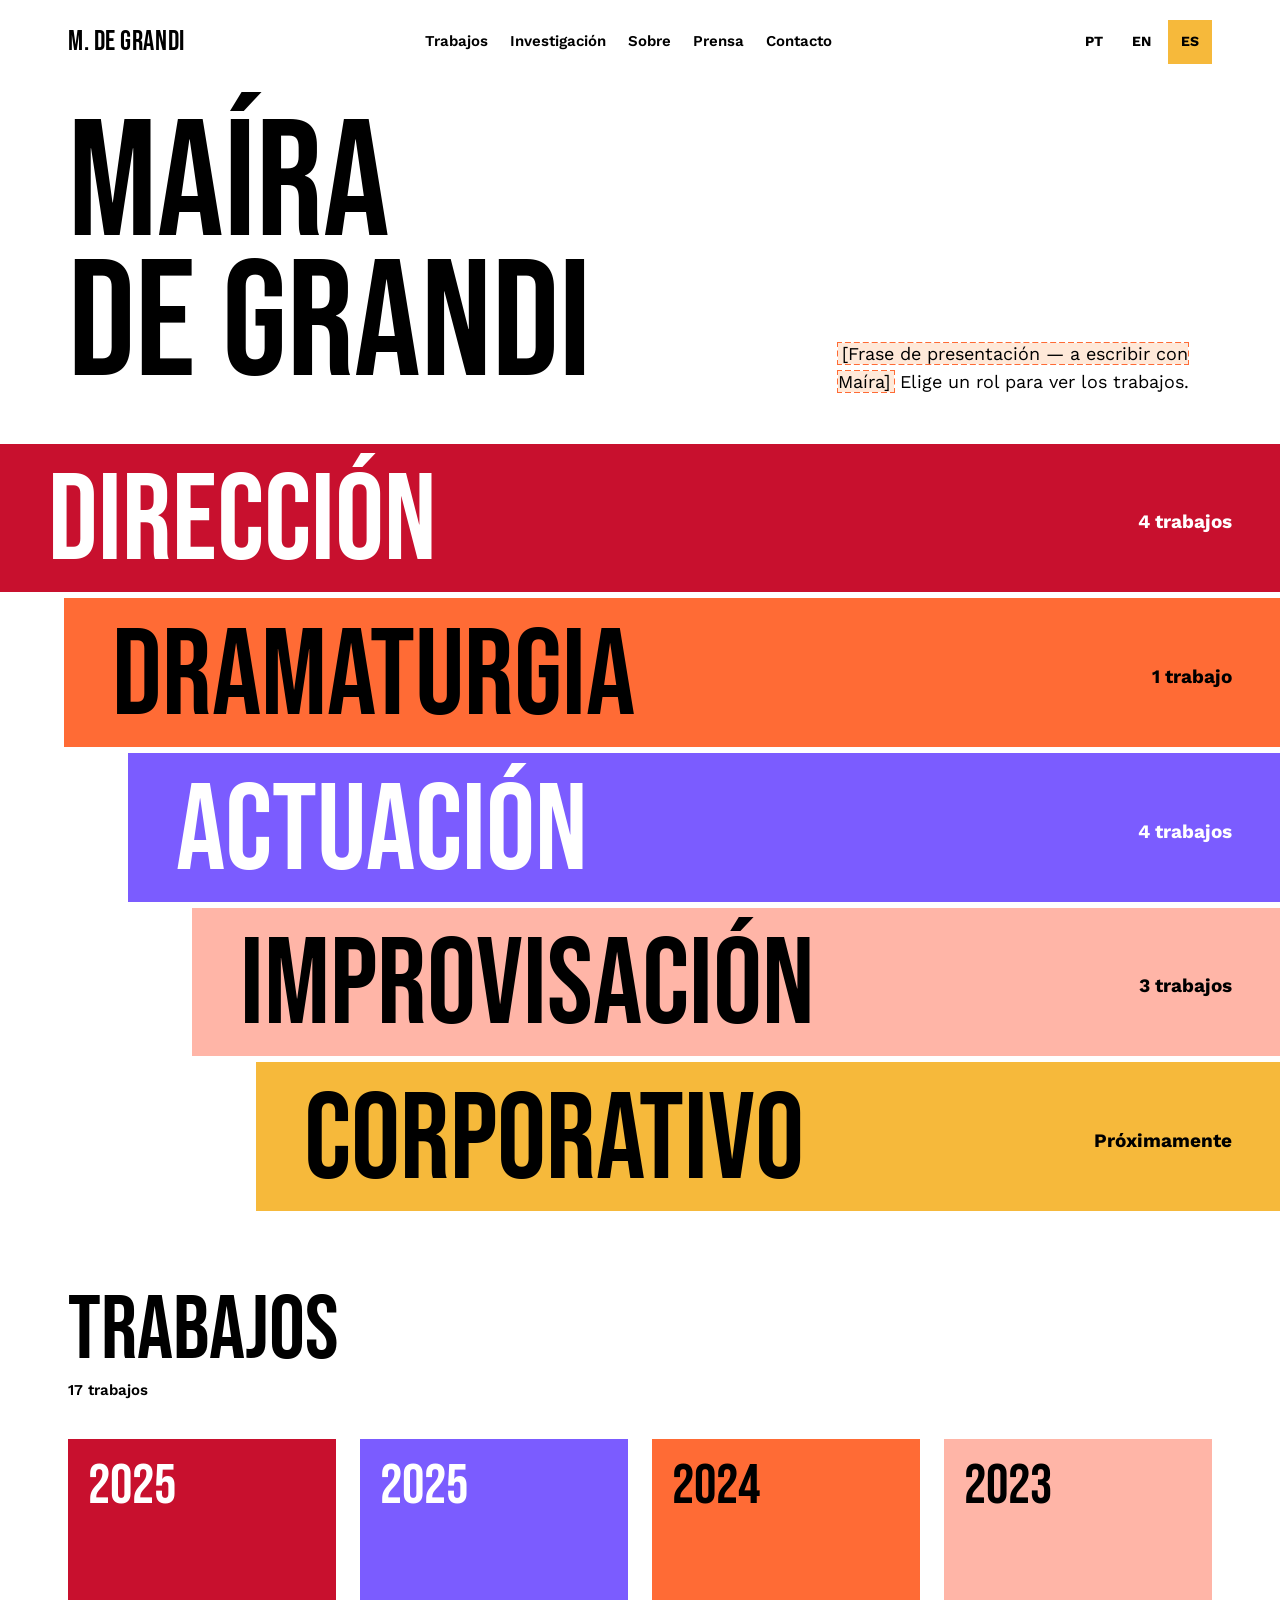
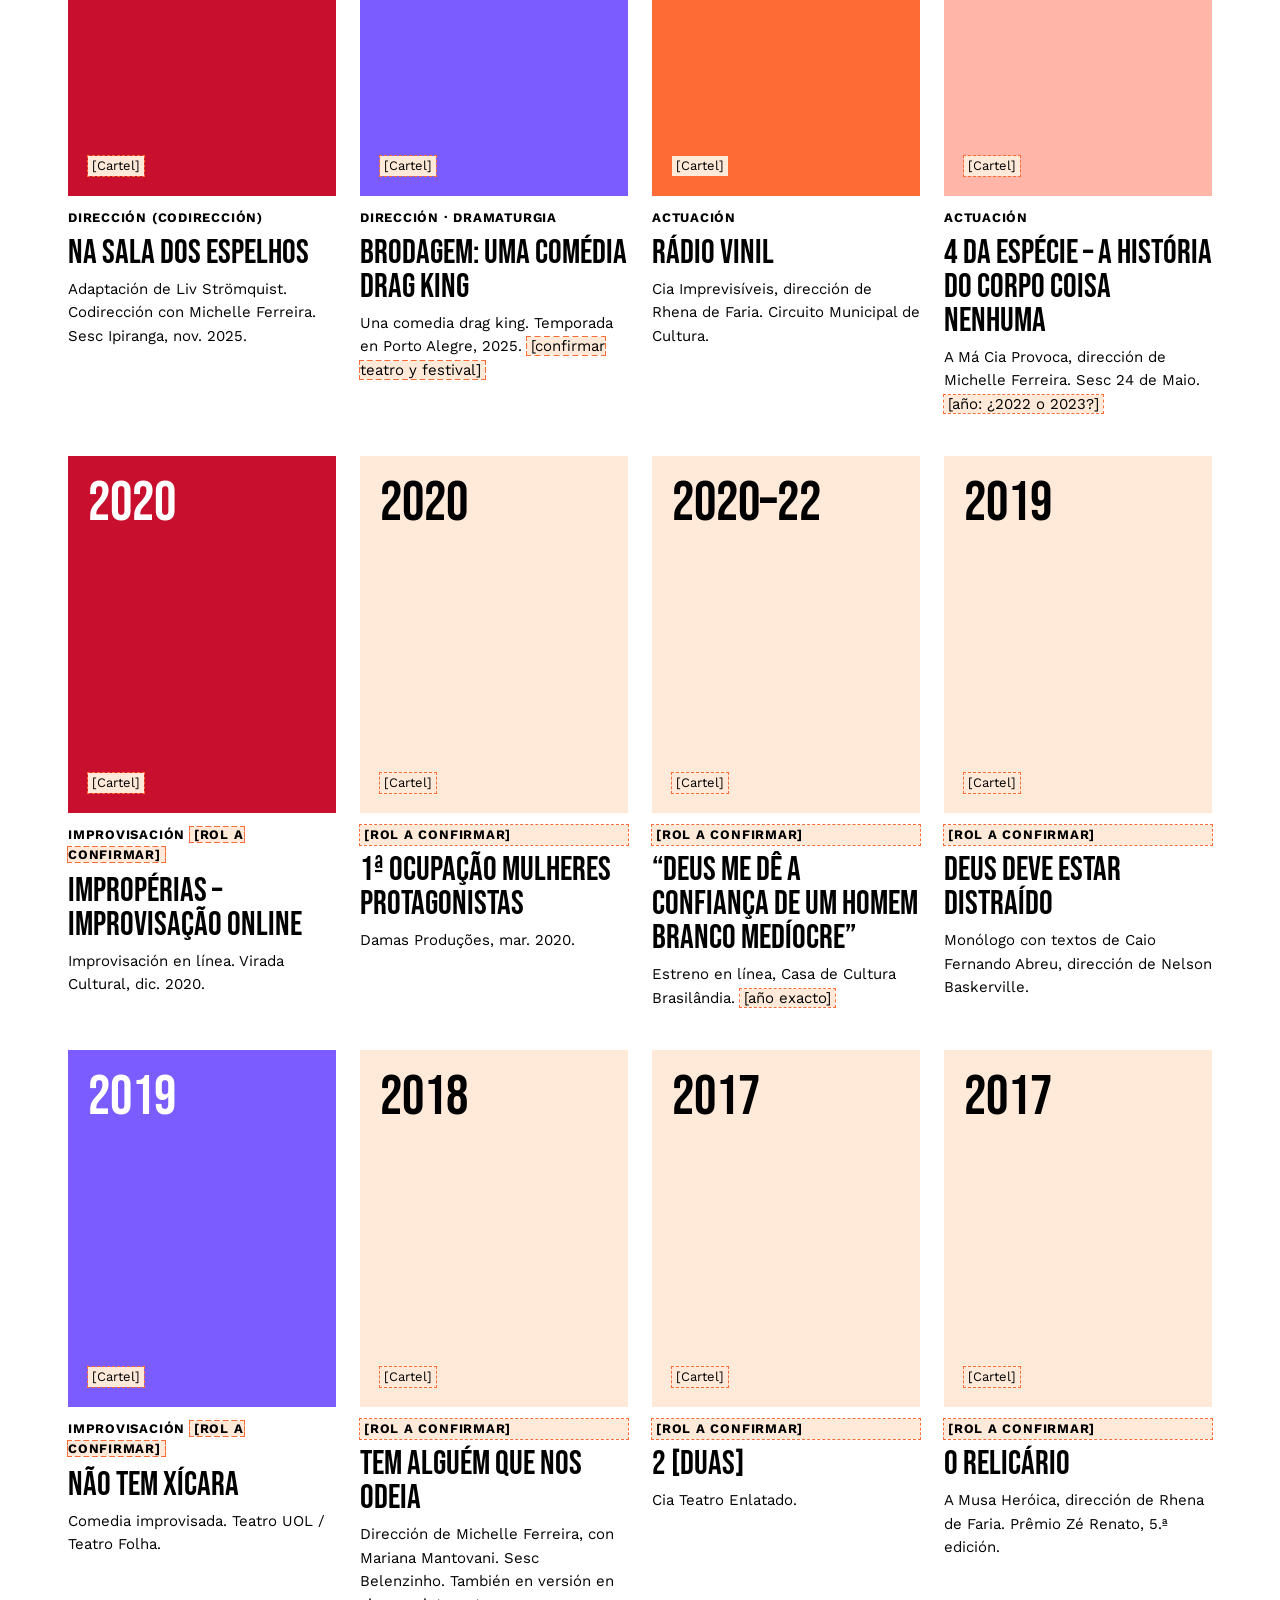
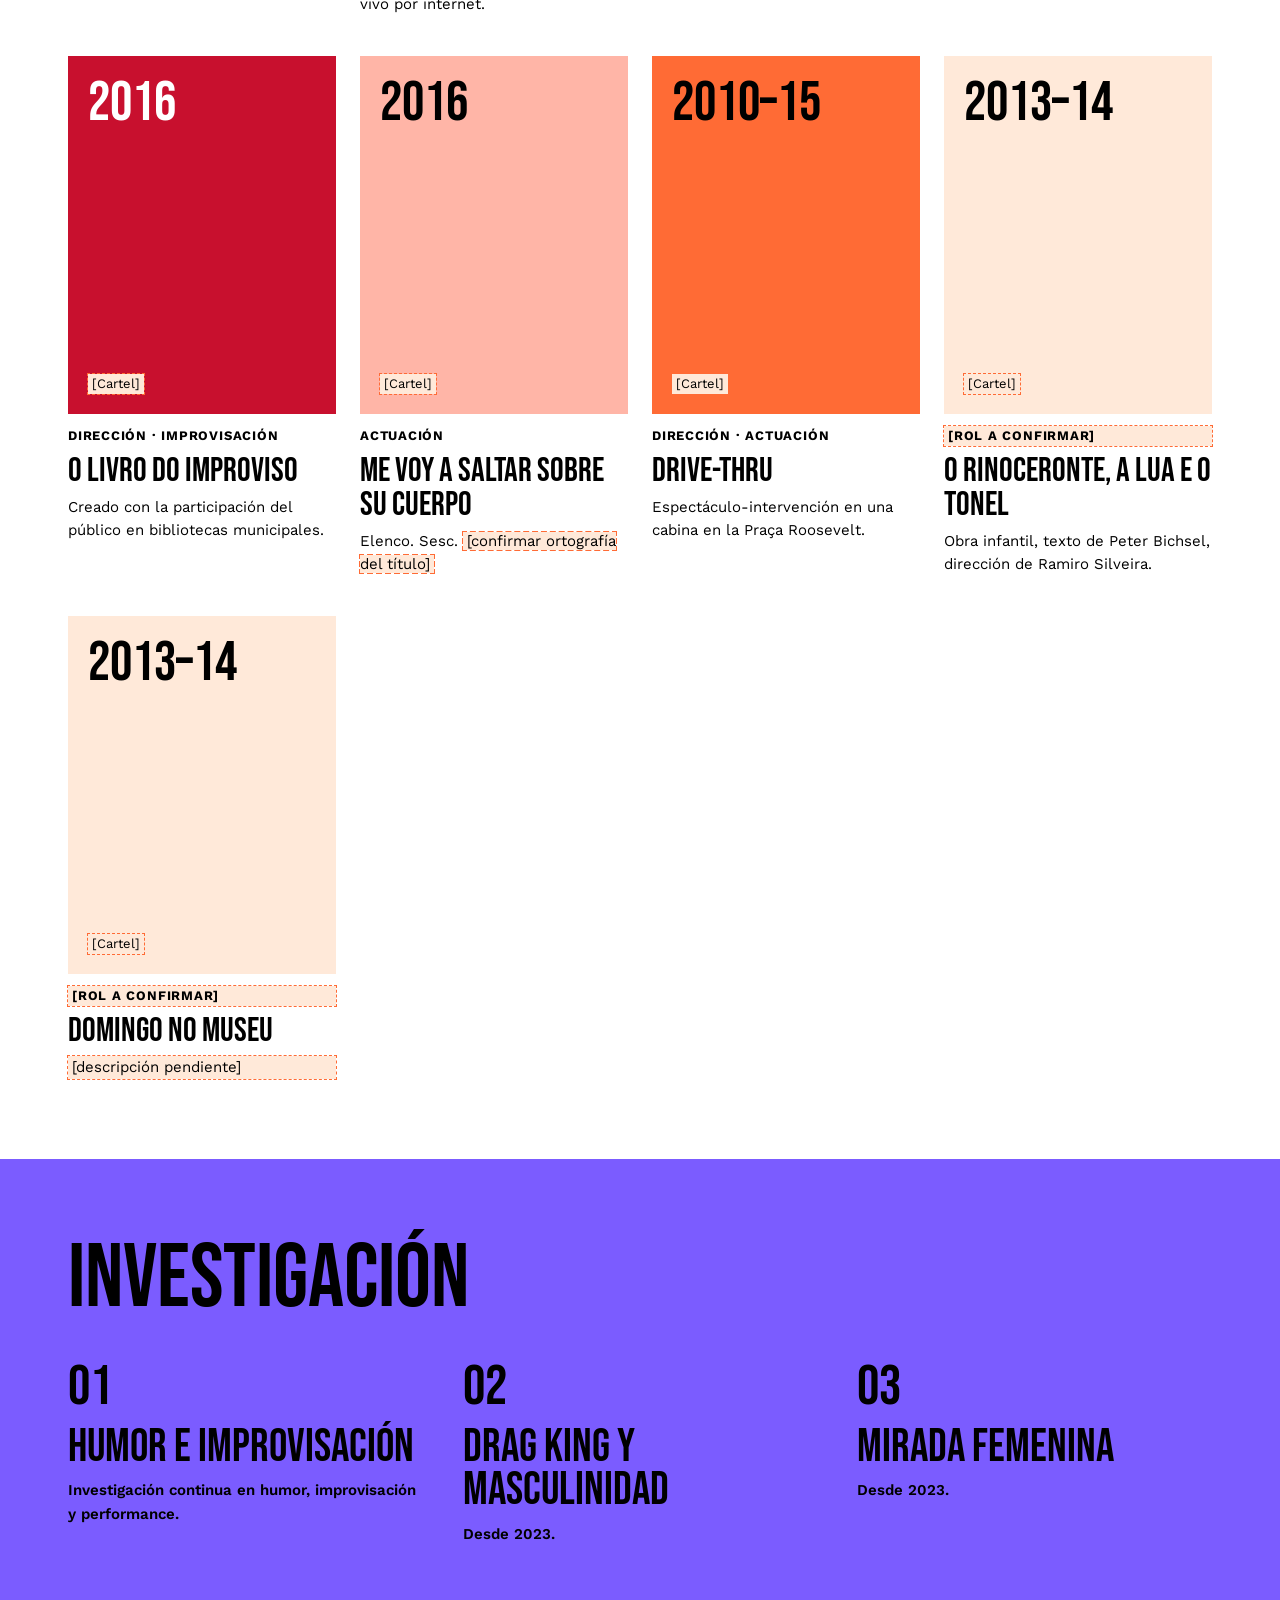
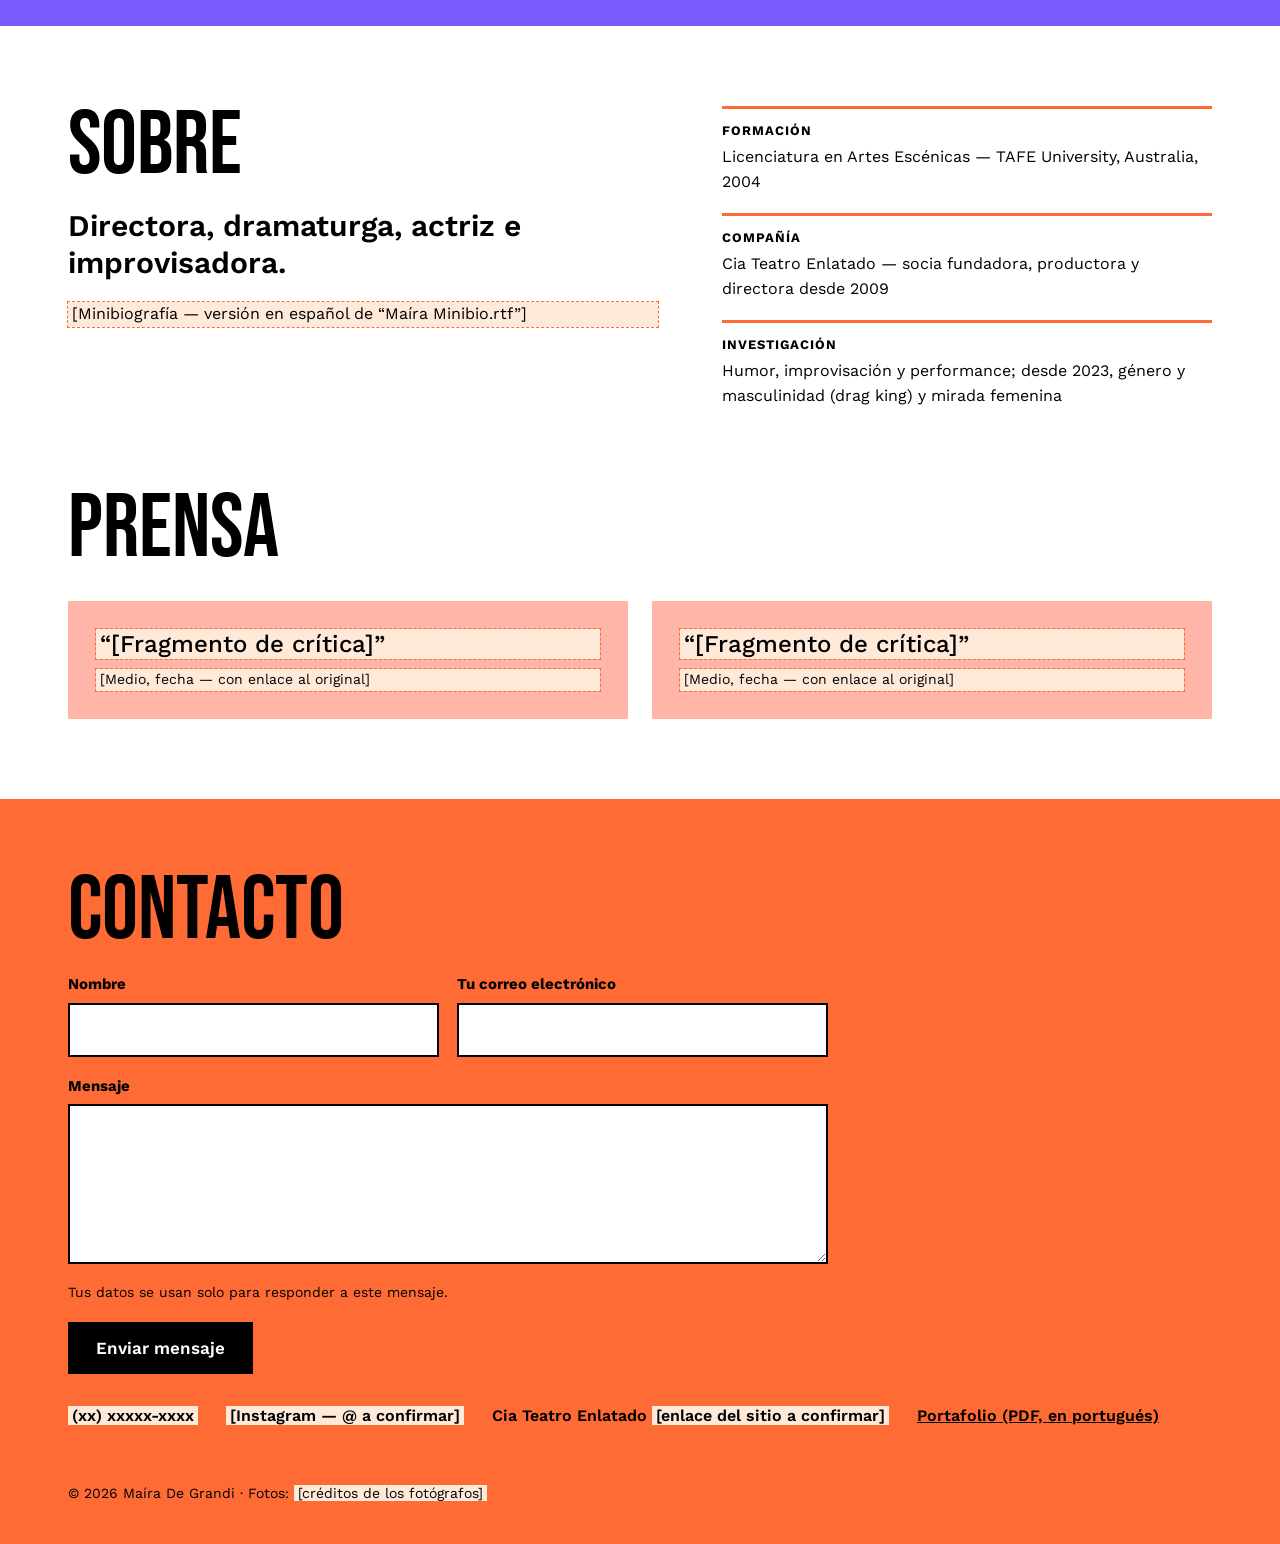
<file: es/index.html>
<!doctype html>
<html lang="es">
<head>
<meta charset="utf-8">
<meta name="viewport" content="width=device-width, initial-scale=1">
<title>Maíra De Grandi — dirección, dramaturgia, actuación e improvisación</title>
<meta name="description" content="Maíra De Grandi: directora, dramaturga, actriz e improvisadora. Trabajos, investigación y contacto.">
<link rel="canonical" href="https://mairadegrandi.com.br/es/">
<meta property="og:type" content="website">
<meta property="og:title" content="Maíra De Grandi">
<meta property="og:description" content="Directora, dramaturga, actriz e improvisadora.">
<meta property="og:url" content="https://mairadegrandi.com.br/es/">
<link rel="alternate" hreflang="pt-BR" href="https://mairadegrandi.com.br/">
<link rel="alternate" hreflang="en" href="https://mairadegrandi.com.br/en/">
<link rel="alternate" hreflang="es" href="https://mairadegrandi.com.br/es/">
<link rel="alternate" hreflang="x-default" href="https://mairadegrandi.com.br/">
<link rel="icon" href="../favicon.svg" type="image/svg+xml">
<link rel="preload" href="../fontes/bebas-neue-latin-400-normal.woff2" as="font" type="font/woff2" crossorigin>
<link rel="stylesheet" href="../css/estilo.css">
</head>
<body>

<!--
  VERSÃO EM ESPANHOL. Mesma estrutura do index.html em português.
  Títulos das obras ficam no original. Tudo com a classe "pendente" é provisório.
-->

<a class="pular" href="#trabalhos">Ir a los trabajos</a>

<header class="topo-barra">
  <a class="marca" href="#topo">M. De Grandi</a>
  <nav aria-label="Principal" class="menu">
    <a href="#trabalhos">Trabajos</a>
    <a href="#pesquisa">Investigación</a>
    <a href="#sobre">Sobre</a>
    <a href="#imprensa">Prensa</a>
    <a href="#contato">Contacto</a>
  </nav>
  <nav aria-label="Idioma" class="idiomas">
    <a href="../index.html" lang="pt-BR" hreflang="pt-BR" title="Português">PT</a>
    <a href="../en/index.html" lang="en" hreflang="en" title="English">EN</a>
    <a href="index.html" aria-current="page" lang="es" hreflang="es" title="Español">ES</a>
  </nav>
</header>

<main>

<section id="topo" class="abertura">
  <h1>Maíra<br>De Grandi</h1>
  <p class="abertura__texto"><span class="pendente">[Frase de presentación — a escribir con Maíra]</span> Elige un rol para ver los trabajos.</p>
</section>

<nav aria-label="Filtrar trabajos por rol" class="faixas" id="faixas">
  <button type="button" class="faixa faixa--direcao" data-papel="direcao" aria-pressed="false" aria-controls="lista-trabalhos">
    <span class="faixa__nome">Dirección</span><span class="faixa__estado"></span>
  </button>
  <button type="button" class="faixa faixa--dramaturgia" data-papel="dramaturgia" aria-pressed="false" aria-controls="lista-trabalhos">
    <span class="faixa__nome">Dramaturgia</span><span class="faixa__estado"></span>
  </button>
  <button type="button" class="faixa faixa--atuacao" data-papel="atuacao" aria-pressed="false" aria-controls="lista-trabalhos">
    <span class="faixa__nome">Actuación</span><span class="faixa__estado"></span>
  </button>
  <button type="button" class="faixa faixa--improviso" data-papel="improviso" aria-pressed="false" aria-controls="lista-trabalhos">
    <span class="faixa__nome">Improvisación</span><span class="faixa__estado"></span>
  </button>
  <button type="button" class="faixa faixa--corporativo" data-papel="corporativo" aria-pressed="false" aria-controls="lista-trabalhos">
    <span class="faixa__nome">Corporativo</span><span class="faixa__estado"></span>
  </button>
</nav>

<section id="trabalhos" class="secao" aria-labelledby="trabalhos-titulo">
  <div class="secao__cabeca">
    <div>
      <h2 id="trabalhos-titulo">Trabajos</h2>
      <p class="trabalhos__status" id="trabalhos-status" aria-live="polite"></p>
    </div>
    <button type="button" class="botao botao--violeta" id="ver-todos">Ver todos</button>
  </div>

  <div class="grade" id="lista-trabalhos">

    <article class="card" data-papeis="direcao">
      <div class="card__img card__img--direcao"><span class="card__ano">2025</span><span class="pendente">[Cartel]</span></div>
      <p class="card__tags">Dirección (codirección)</p>
      <h3 class="card__titulo">Na Sala dos Espelhos</h3>
      <p class="card__info">Adaptación de Liv Strömquist. Codirección con Michelle Ferreira. Sesc Ipiranga, nov. 2025.</p>
    </article>

    <article class="card" data-papeis="direcao dramaturgia">
      <div class="card__img card__img--atuacao"><span class="card__ano">2025</span><span class="pendente">[Cartel]</span></div>
      <p class="card__tags">Dirección · Dramaturgia</p>
      <h3 class="card__titulo">Brodagem: uma comédia drag king</h3>
      <p class="card__info">Una comedia drag king. Temporada en Porto Alegre, 2025. <span class="pendente">[confirmar teatro y festival]</span></p>
    </article>

    <article class="card" data-papeis="atuacao">
      <div class="card__img card__img--dramaturgia"><span class="card__ano">2024</span><span class="pendente">[Cartel]</span></div>
      <p class="card__tags">Actuación</p>
      <h3 class="card__titulo">Rádio Vinil</h3>
      <p class="card__info">Cia Imprevisíveis, dirección de Rhena de Faria. Circuito Municipal de Cultura.</p>
    </article>

    <article class="card" data-papeis="atuacao">
      <div class="card__img card__img--improviso"><span class="card__ano">2023</span><span class="pendente">[Cartel]</span></div>
      <p class="card__tags">Actuación</p>
      <h3 class="card__titulo">4 da Espécie – a história do corpo coisa nenhuma</h3>
      <p class="card__info">A Má Cia Provoca, dirección de Michelle Ferreira. Sesc 24 de Maio. <span class="pendente">[año: ¿2022 o 2023?]</span></p>
    </article>

    <article class="card" data-papeis="improviso">
      <div class="card__img card__img--direcao"><span class="card__ano">2020</span><span class="pendente">[Cartel]</span></div>
      <p class="card__tags">Improvisación <span class="pendente">[rol a confirmar]</span></p>
      <h3 class="card__titulo">ImpropériAs – Improvisação Online</h3>
      <p class="card__info">Improvisación en línea. Virada Cultural, dic. 2020.</p>
    </article>

    <article class="card" data-papeis="">
      <div class="card__img card__img--pendente"><span class="card__ano">2020</span><span class="pendente">[Cartel]</span></div>
      <p class="card__tags pendente">[rol a confirmar]</p>
      <h3 class="card__titulo">1ª Ocupação Mulheres Protagonistas</h3>
      <p class="card__info">Damas Produções, mar. 2020.</p>
    </article>

    <article class="card" data-papeis="">
      <div class="card__img card__img--pendente"><span class="card__ano">2020–22</span><span class="pendente">[Cartel]</span></div>
      <p class="card__tags pendente">[rol a confirmar]</p>
      <h3 class="card__titulo">“Deus me dê a confiança de um homem branco medíocre”</h3>
      <p class="card__info">Estreno en línea, Casa de Cultura Brasilândia. <span class="pendente">[año exacto]</span></p>
    </article>

    <article class="card" data-papeis="">
      <div class="card__img card__img--pendente"><span class="card__ano">2019</span><span class="pendente">[Cartel]</span></div>
      <p class="card__tags pendente">[rol a confirmar]</p>
      <h3 class="card__titulo">Deus Deve Estar Distraído</h3>
      <p class="card__info">Monólogo con textos de Caio Fernando Abreu, dirección de Nelson Baskerville.</p>
    </article>

    <article class="card" data-papeis="improviso">
      <div class="card__img card__img--atuacao"><span class="card__ano">2019</span><span class="pendente">[Cartel]</span></div>
      <p class="card__tags">Improvisación <span class="pendente">[rol a confirmar]</span></p>
      <h3 class="card__titulo">Não Tem Xícara</h3>
      <p class="card__info">Comedia improvisada. Teatro UOL / Teatro Folha.</p>
    </article>

    <article class="card" data-papeis="">
      <div class="card__img card__img--pendente"><span class="card__ano">2018</span><span class="pendente">[Cartel]</span></div>
      <p class="card__tags pendente">[rol a confirmar]</p>
      <h3 class="card__titulo">Tem Alguém que nos Odeia</h3>
      <p class="card__info">Dirección de Michelle Ferreira, con Mariana Mantovani. Sesc Belenzinho. También en versión en vivo por internet.</p>
    </article>

    <article class="card" data-papeis="">
      <div class="card__img card__img--pendente"><span class="card__ano">2017</span><span class="pendente">[Cartel]</span></div>
      <p class="card__tags pendente">[rol a confirmar]</p>
      <h3 class="card__titulo">2 [duas]</h3>
      <p class="card__info">Cia Teatro Enlatado.</p>
    </article>

    <article class="card" data-papeis="">
      <div class="card__img card__img--pendente"><span class="card__ano">2017</span><span class="pendente">[Cartel]</span></div>
      <p class="card__tags pendente">[rol a confirmar]</p>
      <h3 class="card__titulo">O Relicário</h3>
      <p class="card__info">A Musa Heróica, dirección de Rhena de Faria. Prêmio Zé Renato, 5.ª edición.</p>
    </article>

    <article class="card" data-papeis="direcao improviso">
      <div class="card__img card__img--direcao"><span class="card__ano">2016</span><span class="pendente">[Cartel]</span></div>
      <p class="card__tags">Dirección · Improvisación</p>
      <h3 class="card__titulo">O Livro do Improviso</h3>
      <p class="card__info">Creado con la participación del público en bibliotecas municipales.</p>
    </article>

    <article class="card" data-papeis="atuacao">
      <div class="card__img card__img--improviso"><span class="card__ano">2016</span><span class="pendente">[Cartel]</span></div>
      <p class="card__tags">Actuación</p>
      <h3 class="card__titulo">Me voy a saltar sobre su cuerpo</h3>
      <p class="card__info">Elenco. Sesc. <span class="pendente">[confirmar ortografía del título]</span></p>
    </article>

    <article class="card" data-papeis="direcao atuacao">
      <div class="card__img card__img--dramaturgia"><span class="card__ano">2010–15</span><span class="pendente">[Cartel]</span></div>
      <p class="card__tags">Dirección · Actuación</p>
      <h3 class="card__titulo">Drive-Thru</h3>
      <p class="card__info">Espectáculo-intervención en una cabina en la Praça Roosevelt.</p>
    </article>

    <article class="card" data-papeis="">
      <div class="card__img card__img--pendente"><span class="card__ano">2013–14</span><span class="pendente">[Cartel]</span></div>
      <p class="card__tags pendente">[rol a confirmar]</p>
      <h3 class="card__titulo">O Rinoceronte, a Lua e o Tonel</h3>
      <p class="card__info">Obra infantil, texto de Peter Bichsel, dirección de Ramiro Silveira.</p>
    </article>

    <article class="card" data-papeis="">
      <div class="card__img card__img--pendente"><span class="card__ano">2013–14</span><span class="pendente">[Cartel]</span></div>
      <p class="card__tags pendente">[rol a confirmar]</p>
      <h3 class="card__titulo">Domingo no Museu</h3>
      <p class="card__info pendente">[descripción pendiente]</p>
    </article>

  </div>

  <p class="vazio pendente" id="trabalhos-vazio" hidden>[Trabajos corporativos — a completar con Maíra]</p>
</section>

<section id="pesquisa" class="pesquisa" aria-labelledby="pesquisa-titulo">
  <div class="pesquisa__dentro">
    <h2 id="pesquisa-titulo" class="pesquisa__titulo">Investigación</h2>
    <div class="pesquisa__eixos">
      <div class="eixo">
        <span class="eixo__num">01</span>
        <h3>Humor e improvisación</h3>
        <p>Investigación continua en humor, improvisación y performance.</p>
      </div>
      <div class="eixo">
        <span class="eixo__num">02</span>
        <h3>Drag king y masculinidad</h3>
        <p>Desde 2023.</p>
      </div>
      <div class="eixo">
        <span class="eixo__num">03</span>
        <h3>Mirada femenina</h3>
        <p>Desde 2023.</p>
      </div>
    </div>
  </div>
</section>

<section id="sobre" class="secao sobre" aria-labelledby="sobre-titulo">
  <div class="sobre__texto">
    <h2 id="sobre-titulo">Sobre</h2>
    <p class="sobre__lead">Directora, dramaturga, actriz e improvisadora.</p>
    <p class="pendente">[Minibiografía — versión en español de “Maíra Minibio.rtf”]</p>
  </div>
  <dl class="fatos">
    <div>
      <dt>Formación</dt>
      <dd>Licenciatura en Artes Escénicas — TAFE University, Australia, 2004</dd>
    </div>
    <div>
      <dt>Compañía</dt>
      <dd>Cia Teatro Enlatado — socia fundadora, productora y directora desde 2009</dd>
    </div>
    <div>
      <dt>Investigación</dt>
      <dd>Humor, improvisación y performance; desde 2023, género y masculinidad (drag king) y mirada femenina</dd>
    </div>
  </dl>
</section>

<section id="imprensa" class="secao imprensa" aria-labelledby="imprensa-titulo">
  <h2 id="imprensa-titulo">Prensa</h2>
  <div class="citacoes">
    <figure class="citacao">
      <blockquote class="pendente">“[Fragmento de crítica]”</blockquote>
      <figcaption class="pendente">[Medio, fecha — con enlace al original]</figcaption>
    </figure>
    <figure class="citacao">
      <blockquote class="pendente">“[Fragmento de crítica]”</blockquote>
      <figcaption class="pendente">[Medio, fecha — con enlace al original]</figcaption>
    </figure>
  </div>
</section>

</main>

<footer id="contato" class="rodape">
  <div class="rodape__dentro">
    <h2>Contacto</h2>

    <form class="form" id="form-contato" action="https://formspree.io/f/xbggkrgr" method="POST">
      <input type="hidden" name="subject" value="Nuevo mensaje desde mairadegrandi.com.br (versión en español)">
      <input type="text" name="_gotcha" class="form__isca" tabindex="-1" autocomplete="off" aria-hidden="true">

      <div class="form__linha">
        <div class="form__campo">
          <label for="f-nome">Nombre</label>
          <input id="f-nome" name="name" type="text" autocomplete="name" required>
        </div>
        <div class="form__campo">
          <label for="f-email">Tu correo electrónico</label>
          <input id="f-email" name="email" type="email" autocomplete="email" required>
        </div>
      </div>
      <div class="form__campo">
        <label for="f-mensagem">Mensaje</label>
        <textarea id="f-mensagem" name="message" rows="5" required></textarea>
      </div>
      <p class="form__aviso">Tus datos se usan solo para responder a este mensaje.</p>
      <div class="form__acoes">
        <button type="submit" class="botao botao--escuro" id="form-enviar">Enviar mensaje</button>
        <p class="form__status" id="form-status" role="status" aria-live="polite"></p>
      </div>
    </form>

    <ul class="rodape__links">
      <li><span class="pendente">(xx) xxxxx-xxxx</span></li>
      <li><span class="pendente">[Instagram — @ a confirmar]</span></li>
      <li>Cia Teatro Enlatado <span class="pendente">[enlace del sitio a confirmar]</span></li>
      <li><a href="../portfolio-maira-de-grandi.pdf">Portafolio (PDF, en portugués)</a></li>
    </ul>
    <p class="rodape__creditos">© 2026 Maíra De Grandi · Fotos: <span class="pendente">[créditos de los fotógrafos]</span></p>
  </div>
</footer>

<script src="../js/filtro.js"></script>
<script src="../js/contato.js"></script>
</body>
</html>
</file>
<file: css/estilo.css>
/* ============================================================
   Site Maíra De Grandi — estilo
   Cores e fontes ficam nas variáveis abaixo: mude aqui e o site
   inteiro acompanha.
   ============================================================ */

/* Fontes hospedadas no próprio site (licença SIL OFL, ver pasta fontes/) */
@font-face { font-family: 'Bebas Neue'; font-style: normal; font-weight: 400; font-display: swap; src: url('../fontes/bebas-neue-latin-400-normal.woff2') format('woff2'); }
@font-face { font-family: 'Work Sans'; font-style: normal; font-weight: 400; font-display: swap; src: url('../fontes/work-sans-latin-400-normal.woff2') format('woff2'); }
@font-face { font-family: 'Work Sans'; font-style: normal; font-weight: 500; font-display: swap; src: url('../fontes/work-sans-latin-500-normal.woff2') format('woff2'); }
@font-face { font-family: 'Work Sans'; font-style: normal; font-weight: 600; font-display: swap; src: url('../fontes/work-sans-latin-600-normal.woff2') format('woff2'); }
@font-face { font-family: 'Work Sans'; font-style: normal; font-weight: 700; font-display: swap; src: url('../fontes/work-sans-latin-700-normal.woff2') format('woff2'); }

:root {
  --vermelho: #C8102E;
  --laranja: #FF6B35;
  --violeta: #7B5CFF;
  --salmao: #FFB5A7;
  --mostarda: #F6B93B;
  --pendente: #FFE9D9;
  --texto: #000000;
  --fundo: #FFFFFF;

  --fonte-titulo: 'Bebas Neue', 'Arial Narrow', sans-serif;
  --fonte-texto: 'Work Sans', system-ui, -apple-system, 'Segoe UI', sans-serif;

  --largura: 1240px;
  --margem: clamp(16px, 4vw, 48px);
}

*, *::before, *::after { box-sizing: border-box; }

html { scroll-behavior: smooth; }
@media (prefers-reduced-motion: reduce) {
  html { scroll-behavior: auto; }
  *, *::before, *::after { transition: none !important; }
}

body {
  margin: 0;
  background: var(--fundo);
  color: var(--texto);
  font-family: var(--fonte-texto);
  font-size: 16px;
  line-height: 1.55;
  -webkit-font-smoothing: antialiased;
}

h1, h2, h3 { font-family: var(--fonte-titulo); font-weight: 400; margin: 0; line-height: 0.92; }
p { margin: 0; }

a { color: var(--texto); }
a:hover { text-decoration-thickness: 2px; }

:focus-visible { outline: 3px solid var(--texto); outline-offset: 3px; }

.pular {
  position: absolute; left: 16px; top: -60px;
  background: var(--mostarda); padding: 10px 16px; font-weight: 700; z-index: 10;
}
.pular:focus { top: 16px; }

/* Conteúdo provisório: fica marcado para ninguém esquecer de trocar */
.pendente { background: var(--pendente); outline: 1px dashed var(--laranja); padding: 0 4px; }

/* ---------- Barra do topo ---------- */
.topo-barra {
  max-width: var(--largura); margin: 0 auto; padding: 20px var(--margem);
  display: flex; flex-wrap: wrap; align-items: center; justify-content: space-between; gap: 12px 28px;
}
.marca { font-family: var(--fonte-titulo); font-size: 28px; letter-spacing: 0.02em; text-decoration: none; }
.menu { display: flex; flex-wrap: wrap; gap: 4px 22px; font-weight: 600; font-size: 15px; }
.menu a { text-decoration: none; padding: 10px 0; }
.menu a:hover { text-decoration: underline; }

/* Seletor de idioma */
.idiomas { display: flex; gap: 4px; font-weight: 700; font-size: 14px; }
.idiomas a {
  display: inline-flex; align-items: center; justify-content: center;
  min-width: 44px; min-height: 44px; padding: 0 8px; text-decoration: none;
  border: 2px solid transparent;
}
.idiomas a:hover { border-color: var(--texto); }
.idiomas a[aria-current="page"] { background: var(--mostarda); }

/* ---------- Abertura ---------- */
.abertura {
  max-width: var(--largura); margin: 0 auto; padding: 32px var(--margem) 48px;
  display: flex; flex-wrap: wrap; align-items: flex-end; justify-content: space-between; gap: 24px 48px;
}
.abertura h1 { font-size: clamp(76px, 13vw, 190px); line-height: 0.84; }
.abertura__texto { max-width: 34ch; font-size: 18px; }

/* ---------- Faixas (filtro) ---------- */
.faixas { display: flex; flex-direction: column; gap: 6px; }

.faixa {
  display: flex; flex-wrap: wrap; align-items: center; justify-content: space-between; gap: 4px 16px;
  min-height: 44px; border: 0; margin: 0;
  padding: 0.12em var(--margem) 0.04em;
  font-family: var(--fonte-titulo); font-size: clamp(52px, 9.6vw, 140px); line-height: 1.05;
  text-align: left; color: var(--texto); cursor: pointer;
  transition: transform 0.2s ease, opacity 0.2s ease;
}
.faixa:hover { transform: translateX(10px); }
.faixa__estado { font-family: var(--fonte-texto); font-size: 19px; font-weight: 700; line-height: 1.3; }

/* escada: cada faixa começa um pouco mais à direita */
.faixa--direcao     { margin-left: 0;   background: var(--vermelho); color: #FFFFFF; }
.faixa--dramaturgia { margin-left: 5%;  background: var(--laranja); }
.faixa--atuacao     { margin-left: 10%; background: var(--violeta); color: #FFFFFF; }
.faixa--improviso   { margin-left: 15%; background: var(--salmao); }
.faixa--corporativo { margin-left: 20%; background: var(--mostarda); }

/* com um filtro ativo, as outras faixas ficam mais apagadas */
.faixas.filtrando .faixa[aria-pressed="false"] { opacity: 0.55; }
.faixas.filtrando .faixa[aria-pressed="false"]:hover { opacity: 0.85; }

/* ---------- Seções ---------- */
.secao { max-width: var(--largura); margin: 0 auto; padding: 80px var(--margem); }
.secao h2, .pesquisa__titulo, .rodape h2 { font-size: clamp(52px, 7vw, 92px); line-height: 0.9; }

.secao__cabeca {
  display: flex; flex-wrap: wrap; align-items: flex-end; justify-content: space-between; gap: 12px 24px;
  margin-bottom: 36px;
}
.trabalhos__status { margin-top: 8px; font-size: 15px; font-weight: 600; }

.botao {
  min-height: 44px; padding: 0 20px; border: 0; cursor: pointer;
  font-family: inherit; font-size: 15px; font-weight: 600; color: var(--texto);
}
.botao--violeta { background: var(--violeta); }
.botao:hover { text-decoration: underline; }

/* ---------- Cards de trabalhos ---------- */
.grade { display: grid; grid-template-columns: repeat(auto-fill, minmax(240px, 1fr)); gap: 40px 24px; }

.card { display: flex; flex-direction: column; gap: 8px; }
.card[hidden] { display: none; }
.card__img {
  aspect-ratio: 3 / 4; padding: 20px; margin-bottom: 4px;
  display: flex; flex-direction: column; justify-content: space-between; align-items: flex-start;
  overflow: hidden;
}
.card__img:has(img) { padding: 0; }
.card__img img { width: 100%; height: 100%; object-fit: cover; display: block; }
.card__img--direcao     { background: var(--vermelho); color: #FFFFFF; }
.card__img--dramaturgia { background: var(--laranja); }
.card__img--atuacao     { background: var(--violeta); color: #FFFFFF; }
.card__img--improviso   { background: var(--salmao); }
.card__img--corporativo { background: var(--mostarda); }
.card__img--pendente    { background: var(--pendente); }
.card__img .pendente { color: var(--texto); font-size: 13px; }
.card__ano { font-family: var(--fonte-titulo); font-size: 56px; line-height: 1; }
.card__tags { font-size: 13px; font-weight: 700; text-transform: uppercase; letter-spacing: 0.06em; }
.card__titulo { font-size: 34px; line-height: 1; }
.card__info { font-size: 15px; }

.vazio { padding: 32px; border: 2px dashed var(--mostarda); font-size: 17px; outline: none; }

/* ---------- Pesquisa ---------- */
.pesquisa { background: var(--violeta); }
.pesquisa__dentro { max-width: var(--largura); margin: 0 auto; padding: 80px var(--margem); }
.pesquisa__titulo { margin-bottom: 40px; }
.pesquisa__eixos { display: grid; grid-template-columns: repeat(auto-fit, minmax(240px, 1fr)); gap: 40px; }
.eixo { display: flex; flex-direction: column; gap: 10px; }
.eixo__num { font-family: var(--fonte-titulo); font-size: 56px; line-height: 1; }
.eixo h3 { font-size: 46px; line-height: 0.95; }
.eixo p { font-size: 15px; font-weight: 600; }

/* ---------- Sobre ---------- */
.sobre { display: flex; flex-wrap: wrap; gap: 40px 64px; }
.sobre__texto { flex: 1 1 420px; min-width: 0; display: flex; flex-direction: column; gap: 20px; }
.sobre__lead { font-size: clamp(22px, 2.6vw, 30px); font-weight: 600; line-height: 1.25; }
.fatos { flex: 1 1 320px; min-width: 0; margin: 0; display: flex; flex-direction: column; gap: 18px; }
.fatos > div { border-top: 3px solid var(--laranja); padding-top: 12px; }
.fatos dt { font-size: 13px; font-weight: 700; letter-spacing: 0.08em; text-transform: uppercase; }
.fatos dd { margin: 4px 0 0; }

/* ---------- Imprensa ---------- */
.imprensa { padding-top: 0; }
.imprensa h2 { margin-bottom: 32px; }
.citacoes { display: grid; grid-template-columns: repeat(auto-fit, minmax(280px, 1fr)); gap: 24px; }
.citacao { margin: 0; padding: 28px; border-left: 0; background: var(--salmao); display: flex; flex-direction: column; gap: 10px; }
.citacao blockquote { margin: 0; font-size: 24px; font-weight: 500; line-height: 1.25; }
.citacao figcaption { font-size: 14px; }

/* ---------- Rodapé / contato ---------- */
.rodape { background: var(--laranja); }
.rodape__dentro { max-width: var(--largura); margin: 0 auto; padding: 72px var(--margem) 40px; display: flex; flex-direction: column; gap: 22px; }
/* Formulário de contato */
.form { max-width: 760px; display: flex; flex-direction: column; gap: 18px; }
.form__linha { display: flex; flex-wrap: wrap; gap: 18px; }
.form__linha .form__campo { flex: 1 1 240px; min-width: 0; }
.form__campo { display: flex; flex-direction: column; gap: 6px; }
.form__campo label { font-weight: 700; font-size: 15px; }
.form__campo input, .form__campo textarea {
  font: inherit; font-size: 17px; color: var(--texto);
  background: #FFFFFF; border: 2px solid var(--texto); border-radius: 0;
  padding: 12px 14px; min-height: 48px; width: 100%;
}
.form__campo textarea { resize: vertical; min-height: 140px; }
.form__campo input:focus-visible, .form__campo textarea:focus-visible { outline: 3px solid var(--texto); outline-offset: 2px; }
.form__isca { position: absolute; left: -9999px; width: 1px; height: 1px; opacity: 0; }
.form__aviso { font-size: 14px; }
.form__acoes { display: flex; flex-wrap: wrap; align-items: center; gap: 12px 20px; }
.form__status { font-weight: 700; }
.botao--escuro { background: var(--texto); color: #FFFFFF; min-height: 52px; padding: 0 28px; font-size: 17px; }
.botao[disabled] { opacity: 0.6; cursor: wait; }
.rodape__links { list-style: none; margin: 0; padding: 0; display: flex; flex-wrap: wrap; align-items: center; gap: 10px 28px; font-weight: 600; }
.rodape__links a { display: inline-block; padding: 8px 0; }
.rodape__creditos { margin-top: 24px; font-size: 14px; }

/* ---------- Celular ---------- */
@media (max-width: 600px) {
  /* no celular: marca e idiomas na primeira linha, menu embaixo */
  .marca { order: 1; }
  .idiomas { order: 2; }
  .menu { order: 3; flex-basis: 100%; gap: 0 18px; }

  .faixa--dramaturgia { margin-left: 4%; }
  .faixa--atuacao     { margin-left: 8%; }
  .faixa--improviso   { margin-left: 12%; }
  .faixa--corporativo { margin-left: 16%; }
  .faixa:hover { transform: none; }

  /* duas colunas de cards no celular, para a lista não ficar enorme */
  .grade { grid-template-columns: repeat(2, minmax(0, 1fr)); gap: 32px 14px; }
  .card__img { padding: 12px; }
  .card__ano { font-size: 36px; }
  .card__titulo { font-size: 24px; }
  .card__tags { font-size: 11px; }
  .card__info { font-size: 14px; }
}
</file>
